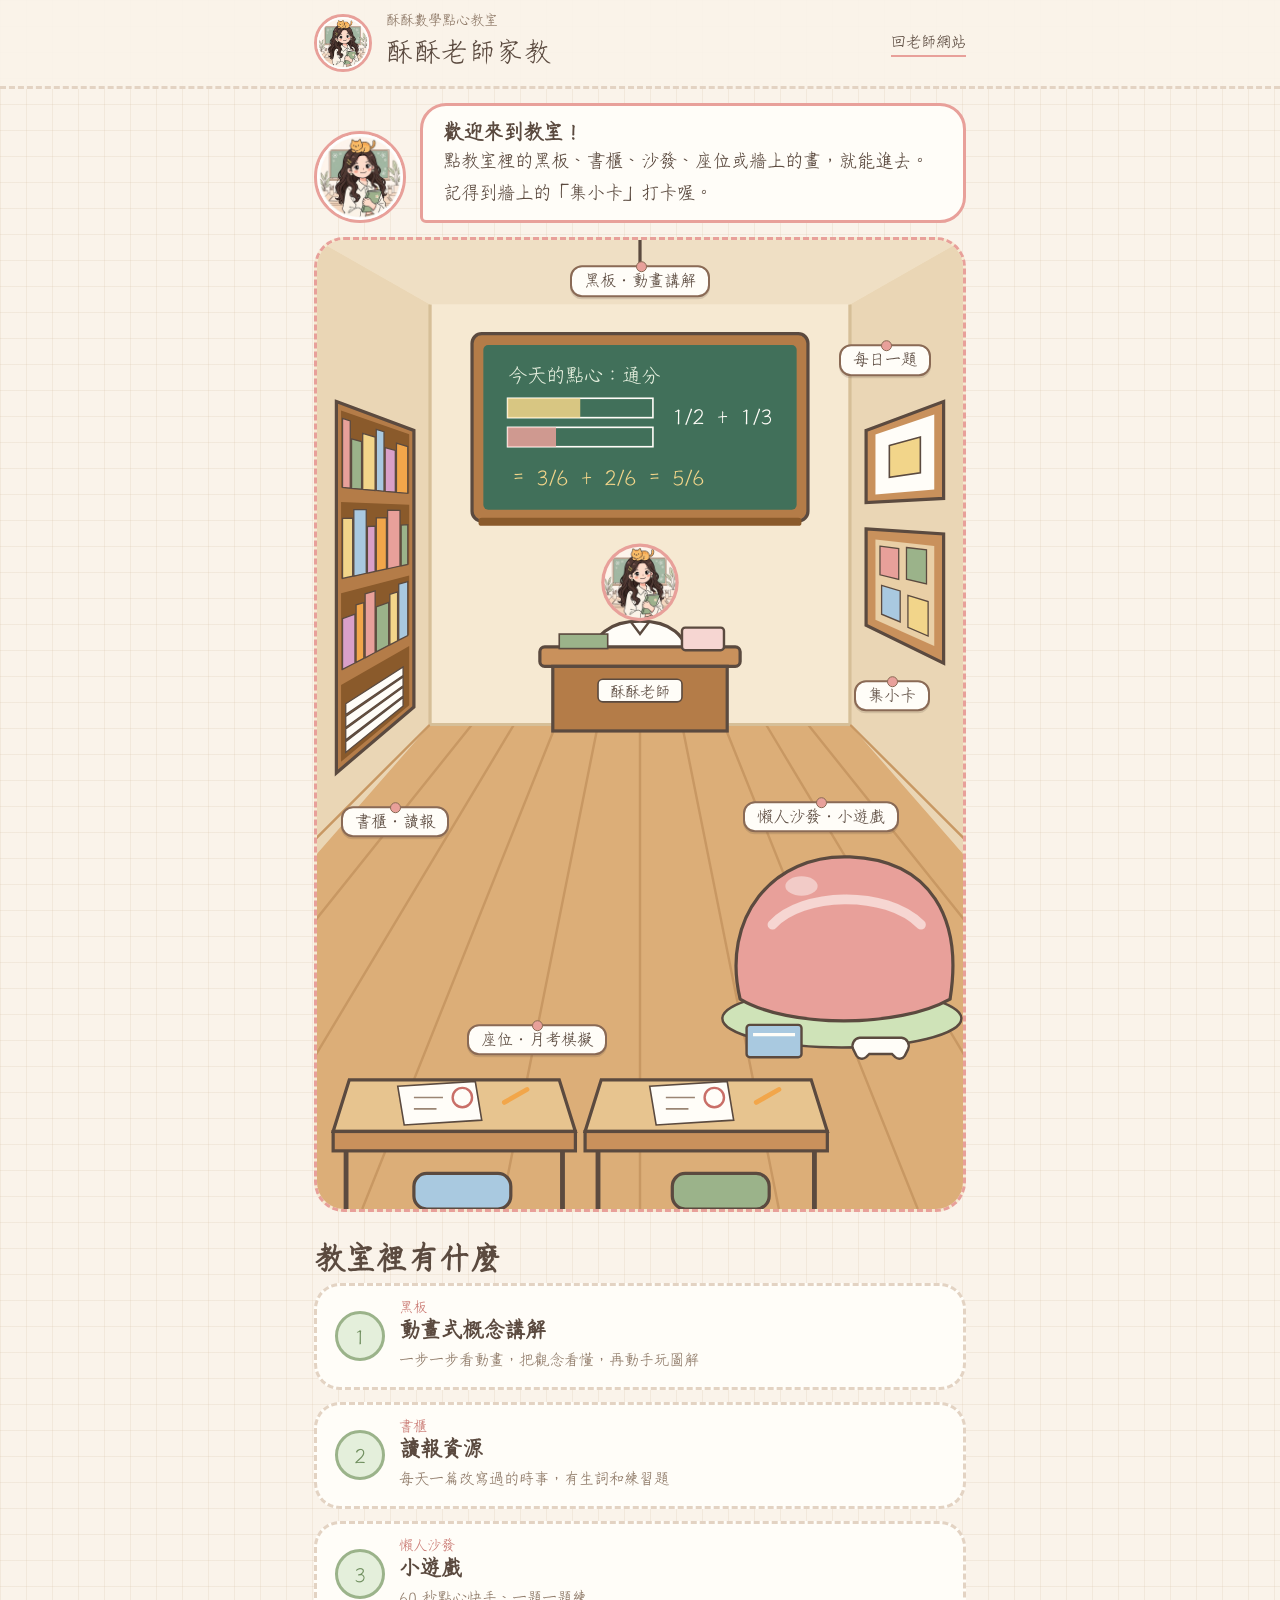
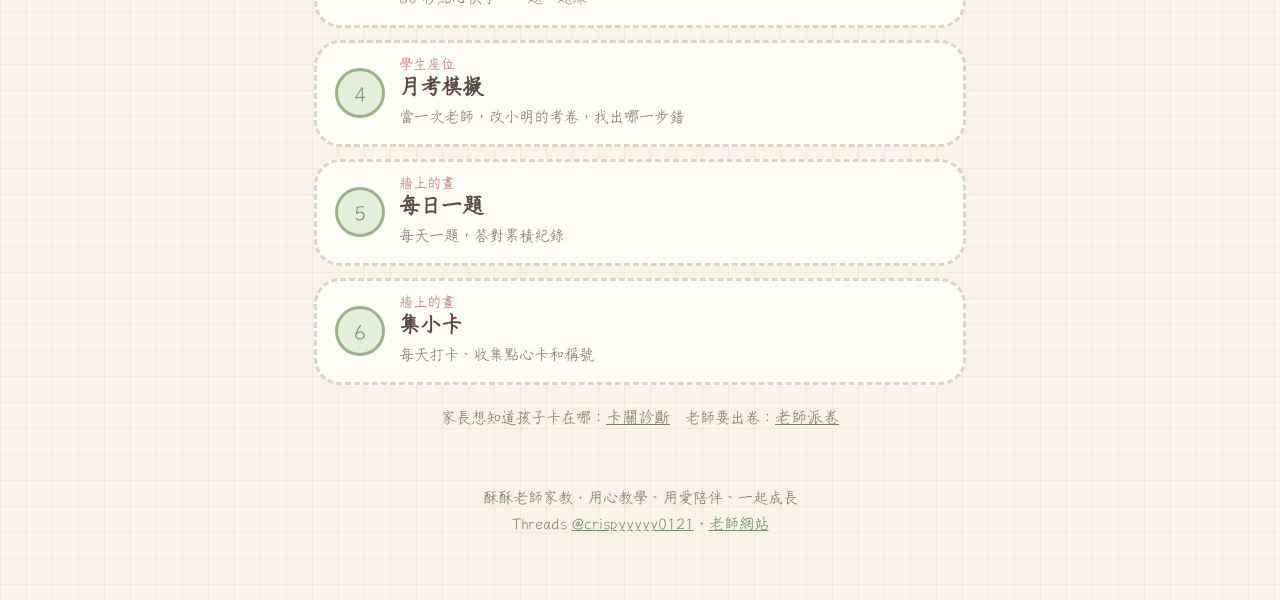
<file: math-class/index.html>
<!DOCTYPE html>
<html lang="zh-Hant">
<head>
<meta charset="utf-8">
<meta name="viewport" content="width=device-width, initial-scale=1">
<title>酥酥數學點心教室</title>
<link rel="stylesheet" href="../daily-reading/fonts.css">
<link rel="stylesheet" href="https://fonts.googleapis.com/css2?family=LXGW+WenKai+TC:wght@400;700&display=swap">
<style>
/* VOICE warm, hand-drawn, for parents and for 酥酥老師 herself; matches the 酥酥老師家教 website
   IDEA a teacher's notebook on grid paper: dashed cards, washi-tape notes, pill buttons with a pressed shadow
   PICTURE 酥酥老師's classroom illustration on the start screen; live diagrams inside the guides
   COLOUR cream grid paper, dusty rose, sage green, beige; brown ink
   TYPE 曉聲通秋茄體, falling back to LXGW WenKai TC
   LAYOUT one centred column (max 780px); home = two entry cards; everything else one step per screen */
:root{color-scheme:light;--paper:#faf3ea;--ink:#5b4a3f;--mute:#8f7a68;--card:#fffdf8;--line:#e3d3c3;--pink:#e8a09a;--pink-d:#c97770;--pink-l:#f6dcd8;--sage:#9bb38a;--sage-d:#6f8e5e;--sage-l:#e4efdb;--yel:#f2d58a;
 --butter:#f2d58a;--teal:#6f8e5e;--teal-l:#dce9d2;--berry:#c96f68;--berry-l:#f6d6d2;--mint:#6f8e5e;--soft:#f8eedf}
*{box-sizing:border-box;min-width:0}
html,body{margin:0}
html{scroll-padding-top:20px}
body{background-color:var(--paper);background-image:linear-gradient(rgba(214,192,166,.22) 1px,transparent 1px),linear-gradient(90deg,rgba(214,192,166,.22) 1px,transparent 1px);background-size:26px 26px;color:var(--ink);font:18px/1.75 "ToneOZ Tsuipita","曉聲通秋茄體","LXGW WenKai TC","Kaiti TC","DFKai-SB",serif;overflow-x:clip}
button,input,textarea{font:inherit;color:inherit}
a{color:var(--sage-d)}
.col{max-width:780px;margin:0 auto;padding-left:max(5vw,18px);padding-right:max(5vw,18px)}
header{border-bottom:3px dashed var(--line);background:rgba(250,243,234,.92)}
header .col{display:flex;align-items:center;gap:14px;padding-block:12px}
.av{width:58px;height:58px;border-radius:50%;border:3px solid var(--pink);object-fit:cover;flex:none}
.brand{background:none;border:0;padding:0;cursor:pointer;font-size:26px;letter-spacing:.06em;text-align:left;flex:1}
.brand small{display:block;font-size:14px;color:var(--mute);letter-spacing:0;line-height:1.2}
.slink{font-size:15px;text-decoration:none;color:var(--ink);border-bottom:2px solid var(--pink);white-space:nowrap}
.tag{display:inline-block;background:var(--sage-l);border:3px dashed var(--sage);border-radius:999px;padding:4px 22px;color:var(--sage-d);font-size:17px;letter-spacing:.08em}
h1{font-size:clamp(32px,6.2vw,48px);line-height:1.25;margin:14px 0 8px;letter-spacing:.04em;font-weight:700}
h1 u{text-decoration:none;background:linear-gradient(transparent 72%,var(--pink-l) 72%)}
h2{font-size:clamp(24px,4.4vw,30px);line-height:1.35;margin:0 0 12px;letter-spacing:.04em;font-weight:700}
h3{font-size:22px;line-height:1.4;margin:0;font-weight:700}
.lead{font-size:19px;margin:0 0 14px}
.hero{padding:24px 0 6px;text-align:center}
.pic{position:relative;margin:18px auto 4px;max-width:440px}
.pic img{width:100%;display:block;border-radius:46% 46% 26px 26px/34% 34% 26px 26px;border:3px dashed var(--pink);padding:8px;background:var(--pink-l)}
.note{position:absolute;right:-10px;bottom:-18px;background:var(--card);padding:12px 18px 8px;font-size:16px;line-height:1.6;transform:rotate(2deg);box-shadow:4px 5px 0 var(--line);background-image:repeating-linear-gradient(transparent 0 25px,var(--pink-l) 25px 26px);text-align:left;max-width:60%}
.note::before{content:"";position:absolute;top:-12px;left:30%;width:90px;height:22px;background:rgba(155,179,138,.7)}
.btn{display:inline-flex;align-items:center;justify-content:center;border:3px solid var(--pink-d);background:var(--pink);color:#fff;border-radius:999px;padding:8px 28px;font-size:19px;letter-spacing:.06em;cursor:pointer;text-decoration:none;box-shadow:0 6px 0 var(--pink-d);margin-bottom:6px;min-height:52px;transition:transform .1s,box-shadow .1s;text-align:center}
.btn:active{transform:translateY(4px);box-shadow:0 2px 0 var(--pink-d)}
.btn.g{background:var(--sage);border-color:var(--sage-d);box-shadow:0 6px 0 var(--sage-d)}
.btn.w{background:var(--card);border-color:var(--line);color:var(--ink);box-shadow:0 6px 0 var(--line)}
.btn.s{font-size:16px;padding:4px 18px;min-height:44px;box-shadow:0 4px 0 var(--pink-d)}
.btn.s.g{box-shadow:0 4px 0 var(--sage-d)}.btn.s.w{box-shadow:0 4px 0 var(--line)}
.btn[aria-expanded=true]{background:var(--sage-d);border-color:var(--sage-d);color:#fff}
.btn:disabled{opacity:.5;cursor:not-allowed}
.btns{display:flex;flex-wrap:wrap;gap:12px;margin-top:14px}
.btns.c{justify-content:center}
button:focus-visible,a:focus-visible,input:focus-visible,textarea:focus-visible{outline:3px solid var(--sage-d);outline-offset:3px}
.entry{display:grid;grid-template-columns:repeat(2,minmax(0,1fr));gap:18px;margin:34px 0 10px}
.ecard{background:var(--card);border:3px dashed var(--line);border-radius:30px;padding:22px 22px 16px;display:flex;flex-direction:column;gap:6px;position:relative}
.ecard.p{border-color:var(--pink)}.ecard.t{border-color:var(--sage)}
.ecard .who{position:absolute;top:-18px;left:22px;border-radius:999px;padding:0 16px;font-size:16px;color:#fff}
.ecard.p .who{background:var(--pink)}.ecard.t .who{background:var(--sage)}
.ecard ol{margin:4px 0 6px;padding-left:1.3em;font-size:16px;color:var(--mute);line-height:1.7}
.ecard .btn{margin-top:auto}
section{padding:26px 0}
.ribbon{display:inline-block;position:relative;background:var(--pink-l);border:3px solid var(--pink);padding:0 26px;margin:0 0 18px;font-size:20px;letter-spacing:.1em}
.center{text-align:center}
.back{background:none;border:0;padding:12px 0 0;cursor:pointer;color:var(--mute);text-decoration:underline;font-size:16px}
.tests{display:grid;gap:14px}
.tcard{display:grid;grid-template-columns:auto minmax(0,1fr) auto;gap:14px;align-items:center;background:var(--card);border:3px dashed var(--line);border-radius:28px;padding:14px 20px;cursor:pointer;text-align:left;width:100%}
.tcard:hover{border-color:var(--pink)}
.num{width:50px;height:50px;border-radius:50%;background:var(--sage-l);border:3px solid var(--sage);display:grid;place-items:center;font-size:20px;color:var(--sage-d);flex:none}
.tcard b{display:block;font-weight:400;font-size:22px;line-height:1.3}
.tcard span span{font-size:15px;color:var(--mute)}
.tcard i{font-style:normal;color:var(--pink-d);font-size:15px;white-space:nowrap}
.tip{background:var(--sage-l);border-radius:20px;padding:12px 18px;font-size:16px;margin:16px 0 0}
.quiz{padding-top:14px;padding-bottom:40px}
.qtop{display:flex;align-items:center;justify-content:space-between;gap:10px;flex-wrap:wrap}
.stars{display:flex;gap:6px}
.stars svg{width:32px;height:32px}
.qcard{background:var(--card);border:3px dashed var(--line);border-radius:30px;padding:clamp(20px,4vw,34px);margin-top:14px}
.qs{color:var(--sage-d);font-size:16px;margin:0}
.qq{font-size:clamp(24px,4.6vw,30px);line-height:1.6;margin:6px 0 20px}
.opts{display:grid;grid-template-columns:repeat(2,minmax(0,1fr));gap:14px}
.opt{border:3px solid var(--line);background:var(--paper);border-radius:22px;padding:12px 10px;font-size:24px;cursor:pointer;min-height:66px;box-shadow:0 5px 0 var(--line)}
.opt:hover{border-color:var(--pink);background:var(--pink-l)}
.opt.on{border-color:var(--sage-d);background:var(--sage-l)}
.small{font-size:15px;color:var(--mute)}
.fr{display:inline-flex;align-items:center;gap:2px;vertical-align:middle;margin:0 3px}
.fs{display:inline-flex;flex-direction:column;align-items:center;line-height:1.05;font-size:.82em}
.fs i{font-style:normal;padding:0 3px}
.fs i:first-child{border-bottom:2px solid currentColor}
.talk{display:flex;gap:14px;align-items:flex-end;margin:20px 0 10px}
.talk img{width:92px;height:92px;border-radius:50%;border:3px solid var(--pink);flex:none}
.bubble{background:var(--card);border:3px solid var(--pink);border-radius:26px 26px 26px 6px;padding:12px 20px;font-size:18px}
.bubble b{display:block;font-size:clamp(23px,4.4vw,28px);font-weight:700;line-height:1.35}
.tally{display:flex;gap:8px;flex-wrap:wrap;margin:10px 0 0}
.tally span{border-radius:999px;padding:0 14px;font-size:15px;border:2px solid}
.tally .y{background:var(--sage-l);border-color:var(--sage);color:var(--sage-d)}
.tally .n{background:var(--pink-l);border-color:var(--pink);color:var(--pink-d)}
.plan{background:var(--card);border:3px solid var(--sage);border-radius:30px;padding:clamp(18px,3.6vw,28px);margin-top:22px}
.plan ol{list-style:none;padding:0;margin:0;display:grid;gap:12px}
.plan li{display:grid;grid-template-columns:auto minmax(0,1fr);gap:14px;align-items:start}
.plan .when{background:var(--sage);color:#fff;border-radius:14px;padding:2px 10px;font-size:15px;white-space:nowrap;margin-top:4px}
.plan li p{margin:0}
.plan li b{font-weight:700}
.acc{background:var(--card);border:3px dashed var(--pink);border-radius:30px;margin-top:18px;overflow:hidden}
.acc>button.ah{width:100%;display:grid;grid-template-columns:auto minmax(0,1fr) auto;gap:14px;align-items:center;background:none;border:0;padding:16px 20px;cursor:pointer;text-align:left}
.acc .ah .num{background:var(--pink-l);border-color:var(--pink);color:var(--pink-d)}
.acc .ah small{display:block;color:var(--mute);font-size:15px}
.acc .ah .arr{font-size:22px;color:var(--pink-d);transition:transform .2s}
.acc[data-open] .ah .arr{transform:rotate(90deg)}
.acc .ab{padding:0 clamp(18px,3.6vw,28px) clamp(18px,3.6vw,26px)}
.acc:not([data-open]) .ab{display:none}
.acc.focus{border:3px solid var(--pink);overflow:visible;position:relative;margin-top:34px}
.acc.focus .ab{padding-top:22px}
.flag{position:absolute;top:-18px;left:24px;background:var(--pink);color:#fff;border-radius:999px;padding:0 16px;font-size:16px}
.picked{background:var(--pink-l);border-radius:16px;padding:8px 14px;margin:0 0 12px}
.gsec{margin:14px 0 0}
.gsec h4{margin:0 0 4px;font-size:18px;color:var(--sage-d);display:flex;align-items:center;gap:8px}
.gsec h4::before{content:"";width:10px;height:10px;border-radius:50%;background:var(--sage)}
.gsec p{margin:0}
.gsteps{margin:4px 0 0;padding:0;list-style:none;counter-reset:s;display:grid;gap:10px}
.gsteps li{counter-increment:s;background:var(--soft);border-radius:16px;padding:10px 14px 10px 50px;position:relative}
.gsteps li::before{content:counter(s);position:absolute;left:12px;top:10px;width:28px;height:28px;border-radius:50%;background:var(--pink);color:#fff;display:grid;place-items:center;font-size:15px}
.done{background:var(--sage-l);border-radius:16px;padding:8px 14px}
.panel{margin-top:16px;border-top:3px dashed var(--line);padding-top:16px}
.cta{background:var(--sage-l);border:3px dashed var(--sage);border-radius:32px;padding:clamp(20px,4vw,30px);margin-top:28px}
.cta h2{margin:0 0 4px;font-size:clamp(23px,4vw,27px)}
.cta p{margin:0}
.card{background:var(--card);border:3px dashed var(--line);border-radius:30px;padding:clamp(18px,3.6vw,28px);margin-top:18px}
.step{display:flex;gap:12px;align-items:center;margin:0 0 10px}
.step .num{width:36px;height:36px;font-size:16px}
.step b{font-size:20px}
.chips{display:flex;flex-wrap:wrap;gap:8px;margin:0 0 6px}
.chip{border:2px solid var(--line);background:var(--paper);border-radius:999px;padding:4px 16px;cursor:pointer;font-size:16px;min-height:42px}
.chip[aria-pressed=true]{background:var(--sage);border-color:var(--sage-d);color:#fff}
.tabs{display:flex;gap:10px;margin:18px 0 0;flex-wrap:wrap}
.tabs button{border:3px solid var(--line);background:var(--card);border-radius:20px 20px 0 0;padding:6px 20px;cursor:pointer;font-size:18px;border-bottom:0}
.tabs button[aria-selected=true]{background:var(--pink-l);border-color:var(--pink)}
textarea{width:100%;min-height:120px;border:2px solid var(--line);border-radius:16px;padding:10px 14px;background:var(--paper);font-size:16px}
.linkbox{background:var(--paper);border:2px dashed var(--line);border-radius:14px;padding:8px 12px;font-size:14px;word-break:break-all;margin:10px 0 0}
.msg{margin:10px 0 0;font-size:16px}
.msg.ok{color:var(--sage-d)}.msg.bad{color:var(--berry)}
.pv-list{margin:12px 0 0;padding-left:1.6em}
.pv-list li{margin:0 0 10px}
.pv-list .ans{color:var(--sage-d);font-size:16px}
.paper{background:#fff;border:3px solid var(--line);border-radius:10px;padding:clamp(18px,4vw,34px);margin-top:16px;box-shadow:6px 6px 0 var(--line)}
.paper h2{text-align:center;margin:0}
.paper .meta{text-align:center;color:var(--mute);font-size:15px;margin:2px 0 14px}
.nm{display:flex;gap:10px;align-items:center;flex-wrap:wrap;border-bottom:2px dashed var(--line);padding-bottom:12px}
.nm input{border:0;border-bottom:2px solid var(--ink);background:none;font-size:20px;padding:2px 6px;width:9em}
.pq-item{padding:16px 0;border-bottom:1px dashed var(--line)}
.pq-item .qn{display:inline-grid;place-items:center;width:30px;height:30px;border-radius:50%;background:var(--pink-l);color:var(--pink-d);font-size:15px;margin-right:6px}
.pq-item.r .qn{background:var(--sage-l);color:var(--sage-d)}
.pq-item .qt{font-size:21px;line-height:1.8}
.res-mark{font-size:16px;margin:6px 0 0}
.score-big{text-align:center;font-size:clamp(40px,9vw,64px);line-height:1.1;color:var(--pink-d);margin:6px 0}
footer{padding:24px 0 48px;font-size:15px;color:var(--mute);text-align:center}
.hide{display:none!important}
#printroot{position:fixed;left:-10000px;top:0}
.a4{width:794px;min-height:1123px;padding:56px 64px 84px;background:#fff;color:#3d322b;font:17px/1.7 "LXGW WenKai TC","曉聲通秋茄體",serif;position:relative}
.a4 .ph{display:flex;align-items:center;gap:14px;border-bottom:2px dashed #e3d3c3;padding-bottom:12px;margin-bottom:8px}
.a4 .ph img{width:56px;height:56px;border-radius:50%;border:2px solid #e8a09a}
.a4 .ph b{font-size:24px;display:block;line-height:1.3}
.a4 .ph small{font-size:14px;color:#8f7a68}
.a4 .fields{display:flex;gap:28px;font-size:16px;margin:8px 0 6px}
.a4 .fields span{border-bottom:1.5px solid #5b4a3f;min-width:120px;display:inline-block}
.a4 .it{padding:12px 0;border-bottom:1px dashed #e3d3c3;break-inside:avoid}
.a4 .it .q{font-size:18px}
.a4 .it .sp{height:58px}
.a4 .it .ab{display:flex;gap:26px;flex-wrap:wrap;font-size:17px;margin-top:4px}
.a4 .foot{position:absolute;bottom:26px;left:64px;right:64px;text-align:center;font-size:13px;color:#a8957f}
.a4 .key{font-size:15px;color:#6f8e5e}
/* 圖解元件 */
.vctl{display:flex;flex-wrap:wrap;gap:8px 10px;align-items:center;margin-bottom:10px}
.vl{display:inline-flex;align-items:center;gap:6px;font-size:16px}
.vi{font:inherit;font-size:17px;padding:4px 8px;border:2px solid var(--line);border-radius:12px;background:var(--paper);color:var(--ink);text-align:center;min-height:42px}
input[type=range].vi{padding:0;min-height:0;width:130px;accent-color:var(--sage-d)}
.vb{border:2px solid var(--sage-d);background:var(--card);color:var(--sage-d);border-radius:999px;padding:4px 16px;cursor:pointer;min-height:42px;font-size:16px}
.vb.pri{background:var(--sage);border-color:var(--sage-d);color:#fff}
.vstep{font-size:15px;color:var(--mute)}
.vsvg{width:100%;max-width:560px;height:auto;display:block;fill:var(--ink);margin:4px 0;font-family:inherit}
.vbig{font-size:21px;margin:8px 0}
.vwarn{color:var(--berry)}
.vstepT{background:var(--soft);border-radius:14px;padding:10px 14px;margin:10px 0 0}
.vo p{margin:8px 0}
.pv{display:flex;flex-wrap:wrap;gap:4px;margin:6px 0}
.pvc{display:flex;flex-direction:column;align-items:center;border:2px solid var(--line);border-radius:12px;padding:4px 6px;min-width:48px;background:var(--card)}
.pvc small{font-size:13px;color:var(--mute);white-space:nowrap}
.pvc b{font-size:26px;font-weight:400}
.pvc.z{background:var(--berry-l)}.pvc.sep{margin-right:10px;border-color:var(--sage)}.pvc.dot{border:0;min-width:16px;background:none}
.colw{display:inline-flex;font-size:26px;border-radius:14px;background:var(--soft);padding:6px 14px}
.cc{display:flex;flex-direction:column;align-items:center;width:1.4em}
.cc b{font-weight:400;line-height:1.35}
.cc .cm{font-size:14px;color:var(--berry);min-height:1.4em;white-space:nowrap}
.cc .cm s{color:var(--mute);margin-right:2px}
.cc .cr{border-top:2px solid var(--ink);width:100%;text-align:center}
.cc.hl{background:var(--butter);border-radius:8px}
.ldiv{display:inline-block;font-size:26px;background:var(--soft);border-radius:14px;padding:6px 14px}
.lq,.ld{display:flex}.lq{padding-left:1.9em}
.lq b,.ld b{width:1.1em;text-align:center;font-weight:400}
.lb{display:flex}.lb>span:first-child{width:1.9em;text-align:right;padding-right:4px;border-right:2px solid var(--ink)}
.ld{border-top:2px solid var(--ink)}
.lq b.hl,.ld b.hl{background:var(--butter);border-radius:6px}
.mins{display:grid;grid-template-columns:repeat(30,minmax(0,1fr));gap:2px;max-width:420px;margin:6px 0}
.mins i{display:block;aspect-ratio:1;border-radius:2px;background:var(--line)}
.mins i.on{background:var(--butter)}.mins i.b{background:var(--teal-l)}
.esteps{margin:6px 0;padding-left:1.4em;font-size:20px;line-height:2}
mark{background:var(--butter);color:var(--ink);border-radius:4px;padding:0 2px}
.eqw{display:grid;grid-template-columns:minmax(0,1fr) auto minmax(0,1fr);gap:10px;align-items:start}
.eqb{background:var(--soft);border-radius:14px;padding:6px 10px}
.eqb .esteps{font-size:17px}
.eqs{font-size:40px;align-self:center}
.eqs.ok,.ok{color:var(--sage-d)}.eqs.no,.bad{color:var(--berry)}
pre.mono{font:20px/1.4 ui-monospace,Menlo,monospace;margin:6px 0}
.fc{display:inline-block;min-width:2em;text-align:center;border:2px solid var(--line);border-radius:8px;margin:2px;padding:0 4px}
.fc.cm{background:var(--butter)}.fc.mx{border-color:var(--berry);border-width:3px}
table.sd{border-collapse:collapse;font-size:20px;margin:8px 0}
table.sd td{padding:2px 12px;text-align:right}
table.sd td.l{border-right:2px solid var(--ink);color:var(--berry)}
table.sd tr:not(:last-child) td:not(.l){border-bottom:2px solid var(--ink)}
table.sd td.f{background:var(--butter)}
/* 練習 */
.pq{font-size:22px;line-height:1.8;margin:0 0 10px}
.pa{display:flex;flex-wrap:wrap;gap:10px;align-items:center}
.pa input{font:inherit;font-size:20px;width:4.5em;padding:4px 8px;border:2px solid var(--line);border-radius:12px;background:var(--paper);color:var(--ink);text-align:center}
.stk{display:inline-flex;flex-direction:column;gap:4px;align-items:center}
.stk hr{width:100%;border:0;border-top:3px solid var(--ink);margin:0}
.popts{display:grid;grid-template-columns:repeat(auto-fit,minmax(min(100%,140px),1fr));gap:8px;width:100%}
.popt{border:2px solid var(--line);background:var(--paper);border-radius:16px;padding:8px;font-size:19px;cursor:pointer;min-height:50px}
.popt.r{border-color:var(--sage-d);background:var(--sage-l)}.popt.w{border-color:var(--berry);background:var(--berry-l)}
.fb{min-height:1.5em;margin:10px 0 0;font-size:19px}
.psteps{background:var(--soft);border-radius:14px;padding:10px 14px 10px 34px;margin:10px 0 0;line-height:1.9}
.score{font-size:15px;color:var(--mute);margin:0}
.pacts{display:flex;gap:10px;flex-wrap:wrap;margin-top:12px}
@media(max-width:600px){.opts{grid-template-columns:minmax(0,1fr)}.cta{grid-template-columns:minmax(0,1fr)}.tcard{grid-template-columns:auto minmax(0,1fr)}.tcard i{grid-column:2}.note{position:relative;left:0;bottom:0;max-width:none;margin:-20px 12px 0;display:block}.steps{font-size:15px}.steps div{font-size:15px}.eqw{grid-template-columns:minmax(0,1fr)}.eqs{justify-self:center}.talk img{width:72px;height:72px}.brand{font-size:22px}}

.popt.on{border-color:var(--sage-d);background:var(--sage-l)}


/* 教室 */
.cls .talk{margin-bottom:4px}
.stage2{position:relative;margin-top:14px;border:3px dashed var(--pink);border-radius:30px;overflow:hidden;background:#f6e9d2}
.room{display:block;width:100%;height:auto;font-family:inherit}
.hot{position:absolute;background:transparent;border:0;border-radius:16px;cursor:pointer;padding:0}
.hot:hover,.hot:focus-visible{background:rgba(255,253,248,.28);outline:2px dashed var(--pink-d);outline-offset:-2px}
.sign{position:absolute;transform:translate(-50%,-50%);background:var(--card);border:2px solid #8a6a55;border-radius:12px;padding:1px 12px;font-size:clamp(13px,3.6vw,16px);color:var(--ink);cursor:pointer;white-space:nowrap;box-shadow:0 2px 0 rgba(91,74,63,.18);line-height:1.6}
.sign::before{content:"";position:absolute;top:-6px;left:50%;width:9px;height:9px;margin-left:-4.5px;border-radius:50%;background:var(--pink);border:1.5px solid #8a6a55}
.sign:hover{background:var(--pink-l)}
@media(prefers-reduced-motion:no-preference){.sign{animation:bob 3.2s ease-in-out infinite}.sign:nth-of-type(2n){animation-delay:-1.6s}@keyframes bob{50%{transform:translate(-50%,calc(-50% - 3px))}}}
.areas{display:grid;gap:12px}
.area{display:grid;grid-template-columns:auto minmax(0,1fr);gap:14px;align-items:center;text-align:left;background:var(--card);border:3px dashed var(--line);border-radius:26px;padding:12px 18px;cursor:pointer;width:100%}
.area:hover{border-color:var(--pink)}
.area small{display:block;color:var(--pink-d);font-size:14px;line-height:1.3}
.area b{display:block;font-size:21px;line-height:1.3}
.area span span{font-size:15px;color:var(--mute)}
.lboard{background:#fffdf8;border:10px solid #b47c48;border-radius:18px;box-shadow:inset 0 0 0 2px #8a5a2b;margin-top:8px}
.lboard svg{display:block;width:100%;height:auto;font-family:inherit}
.ldots{display:flex;gap:6px;justify-content:center;margin:10px 0 0}.ldots i{width:26px;height:8px;border-radius:4px;background:var(--line)}.ldots i.on{background:var(--pink)}
#toast{position:fixed;left:50%;bottom:28px;transform:translate(-50%,40px);opacity:0;background:var(--ink);color:#fffdf8;border-radius:16px;padding:10px 18px;font-size:16px;z-index:50;transition:.3s;max-width:90vw;text-align:center;pointer-events:none}
#toast.on{opacity:1;transform:translate(-50%,0)}#toast.card{background:var(--pink-d)}
.meter{display:block;height:8px;background:var(--line);border-radius:6px;overflow:hidden;margin:6px 0 2px}.meter span{display:block;height:100%;background:var(--sage)}
.exam{background-image:repeating-linear-gradient(transparent 0 33px,#f1e4d2 33px 34px)}
.exmeta{display:flex;justify-content:space-between;flex-wrap:wrap;gap:6px;border-bottom:2px solid var(--ink);padding-bottom:8px;font-size:15px}.exmeta b{font-size:20px}
.exq{padding:16px 0;border-bottom:1.5px dashed var(--line)}
.exhead{display:flex;align-items:center;gap:8px;margin-bottom:8px}
.exhead .qn{display:inline-grid;place-items:center;width:30px;height:30px;border-radius:50%;background:var(--pink-l);color:var(--pink-d);font-size:15px;flex:none}
.exhead .qt{font-size:20px;line-height:1.5}
.mk{display:flex;gap:6px;flex:none}
.mbtn{width:46px;height:46px;border-radius:50%;border:2.5px solid var(--line);background:var(--card);font-size:24px;cursor:pointer;color:var(--berry)}
.mbtn.on{border-color:var(--berry);background:var(--berry-l)}
.steps2{list-style:none;padding:0;margin:0;display:grid;gap:6px;counter-reset:s}
.steps2 li{counter-increment:s}
.stp{width:100%;text-align:left;border:2px solid var(--line);background:#fffdf8;border-radius:12px;padding:7px 12px 7px 42px;font-size:17px;cursor:pointer;position:relative;min-height:44px;color:var(--ink)}
.stp::before{content:counter(s);position:absolute;left:10px;top:50%;transform:translateY(-50%);width:24px;height:24px;border-radius:50%;background:var(--soft);display:grid;place-items:center;font-size:13px}
.stp:disabled{cursor:default}.stp:not(:disabled):hover{border-color:var(--pink)}
.stp.wrongstep{border-color:var(--berry);background:var(--berry-l)}
.stp.truth{box-shadow:0 0 0 3px var(--butter)}
.exres{margin-top:10px;border-radius:14px;padding:8px 14px;font-size:16px}
.exres b{display:block;font-size:18px}
.exres.ok{background:var(--sage-l)}.exres.no{background:var(--pink-l)}
.ckbox{display:grid;grid-template-columns:auto minmax(0,1fr) auto;gap:14px;align-items:center;background:var(--card);border:3px dashed var(--pink);border-radius:28px;padding:14px 18px;margin-top:10px}
.ckbox img{width:64px;height:64px;border-radius:50%;border:3px solid var(--pink)}
.ckbox b{display:block;font-size:20px}
.ckbox .btn{margin:0}
.bars{display:grid;grid-template-columns:repeat(14,minmax(0,1fr));gap:3px;align-items:end;height:140px;margin:14px 0 4px}
.bars div{display:flex;flex-direction:column;align-items:center;justify-content:flex-end;height:100%}
.bars span{width:80%;background:var(--pink);border-radius:6px 6px 2px 2px;min-height:4px;position:relative}
.bars i{position:absolute;top:-18px;left:50%;transform:translateX(-50%);font-style:normal;font-size:12px}
.bars em{font-style:normal;font-size:11px;color:var(--mute);margin-top:4px;white-space:nowrap}
.cardgrid{display:grid;grid-template-columns:repeat(3,minmax(0,1fr));gap:12px;margin-top:12px}
.scard{border:3px dashed var(--line);background:var(--card);border-radius:22px;padding:10px 8px;display:flex;flex-direction:column;align-items:center;gap:2px;cursor:pointer;text-align:center;color:var(--ink)}
.scard.on{border-style:solid;border-color:var(--butter);background:#fff6e2}
.scard svg{width:70px;height:62px}
.scard b{font-size:16px}
.timer{font-size:40px;background:var(--butter);border-radius:18px;padding:0 16px}
.sc{font-size:20px}
.game{background:#eef6f0}
@media(max-width:600px){.ckbox{grid-template-columns:auto minmax(0,1fr)}.ckbox .btn{grid-column:1/-1}}
@media(max-width:600px){.cardgrid{grid-template-columns:repeat(2,minmax(0,1fr))}}
@media(max-width:600px){.entry{grid-template-columns:minmax(0,1fr);gap:28px}.opts{grid-template-columns:minmax(0,1fr)}.tcard{grid-template-columns:auto minmax(0,1fr)}.tcard i{grid-column:2}.note{position:relative;right:0;bottom:0;max-width:none;margin:-18px 12px 0;display:block}.eqw{grid-template-columns:minmax(0,1fr)}.eqs{justify-self:center}.talk img{width:68px;height:68px}.brand{font-size:21px}.slink{font-size:14px}.plan li{grid-template-columns:minmax(0,1fr)}.plan .when{justify-self:start}}
</style>
</head>
<body>
<header><div class="col">
  <img class="av" src="avatar.jpg" alt="酥酥老師">
  <button class="brand" id="home" type="button"><small>酥酥數學點心教室</small>酥酥老師家教</button>
  <a class="slink" href="../">回老師網站</a>
</div></header>
<main id="app"></main>
<div id="printroot" aria-hidden="true"></div>
<footer><div class="col">
  <p>酥酥老師家教・用心教學、用愛陪伴、一起成長<br>Threads <a href="https://www.threads.com/@crispyyyyy0121" target="_blank" rel="noopener">@crispyyyyy0121</a>・<a href="https://vanessa01210.github.io/crispyyyyytutor/" target="_blank" rel="noopener">老師網站</a></p>
</div></footer>
<script src="data.js"></script>
<script src="viz.js"></script>
<script src="gen.js"></script>
<script src="diag.js"></script>
<script src="guides.js"></script>
<script src="lessons.js"></script><script src="lessons2.js"></script><script src="lessons3.js"></script><script src="lessons4.js"></script><script src="lessons5.js"></script>
<script src="hub.js"></script>
<script src="app.js"></script>
</body>
</html>
</file>
<file: daily-reading/fonts.css>
@font-face{font-family:"ToneOZ Tsuipita";src:url("../fonts/tsuipita-site.woff") format("woff");font-display:swap}
@font-face{font-family:"ToneOZ Tsuipita";src:url("../fonts/tsuipita-00.woff") format("woff");font-display:swap;unicode-range:U+2010-2013,U+2015,U+201A,U+201C-201D,U+2020-2021,U+2035,U+2070,U+2074-207A,U+207F,U+221A,U+2234-2235,U+2248,U+2252,U+2260-2261,U+2264-2267,U+2303-2304,U+2463-249B,U+24B8,U+24C7,U+25A1,U+25EF,U+2605-2606,U+2631-2637,U+2E83,U+2E85,U+2E87,U+2E89,U+2E8B-2E8D,U+2E94-2E99,U+2E9B,U+2EA1-2EA4,U+2EA6,U+2EA8-2EAA,U+2EAD-2EAE,U+2EB1-2EB3,U+2EB7,U+2EB9,U+2EBC-2EC0,U+2EC2-2EC3,U+2EC6,U+2ECA,U+2ECC-2ECD,U+2ED2,U+2ED6-2ED7,U+2EDD-2EDF,U+2EED,U+2EF2,U+2F01-2F03,U+2F05,U+2F07,U+2F09,U+2F0C-2F0E,U+2F10,U+2F13,U+2F15-2F16,U+2F19-2F1B,U+2F1E,U+2F21-2F22,U+2F27,U+2F2A,U+2F2C,U+2F2E,U+2F34-2F35,U+2F37,U+2F39-2F3B,U+2F41,U+2F46,U+2F59,U+2F67-2F68,U+2F71,U+2F8B-2F8C,U+2F91,U+2F98,U+2FA4,U+2FAA-2FAB,U+2FBD,U+2FCC,U+2FD5,U+3005-3007,U+3012,U+3014-3015,U+301C,U+3030,U+3033-3035,U+3041-3075}
@font-face{font-family:"ToneOZ Tsuipita";src:url("../fonts/tsuipita-01.woff") format("woff");font-display:swap;unicode-range:U+3076-3096,U+3099-309F,U+30A1-30FA,U+30FC-30FE,U+3105-312F,U+31A0-31B7,U+31BB,U+3220-3229,U+3280-3289,U+3401-3402,U+342D,U+3441,U+3469-346A,U+3473,U+347F,U+348B,U+3493,U+34B0,U+34B3,U+34D5,U+34DD-34DE,U+34E4,U+34E6,U+34F9,U+34FE,U+3502,U+3529,U+3536,U+353B,U+3541,U+3551-3552,U+3554,U+3558-3559,U+355C,U+3565,U+356D,U+3577-3579,U+35A1,U+35AA,U+35AD,U+35B8}
@font-face{font-family:"ToneOZ Tsuipita";src:url("../fonts/tsuipita-02.woff") format("woff");font-display:swap;unicode-range:U+35C7,U+35CE,U+35D8-35D9,U+35F1,U+35F3,U+35FE,U+3609,U+3614,U+361A,U+361D,U+3624,U+362D,U+362F,U+363A,U+3683,U+3687,U+3694,U+36A9,U+36B7,U+36C2,U+36EE,U+36F0,U+36F9,U+3711,U+3715,U+372E,U+3735,U+3737,U+373A,U+3749,U+374E,U+3757,U+375B,U+3760-3762,U+3771,U+3797,U+379E,U+37A6,U+37CF,U+37ED,U+37FC,U+3800,U+3820,U+3825,U+382F,U+3853,U+389D,U+38D4,U+38E5,U+38FF,U+3905,U+3909,U+393D,U+3944,U+394F,U+3966,U+396D-396E,U+3975,U+3994,U+39AE,U+39CC,U+39CE,U+39D1-39D2,U+39D6-39D7,U+39D9,U+39E1,U+39E3,U+39FB,U+39FE,U+3A02-3A03,U+3A08,U+3A11,U+3A17-3A18,U+3A1D,U+3A28,U+3A3B,U+3A40,U+3A4D,U+3A50,U+3A52,U+3A57,U+3A73-3A74,U+3A7B,U+3A8D,U+3A90,U+3A9F,U+3AC3-3AC4,U+3AD6,U+3B05,U+3B07,U+3B09-3B0A,U+3B31,U+3B39,U+3B58,U+3B84,U+3BAE,U+3BED,U+3BF6,U+3BFD,U+3C16,U+3C43,U+3C55,U+3C65,U+3C6A,U+3CAA,U+3CAF,U+3CB2,U+3CC2,U+3CC4-3CC5,U+3CCC,U+3CD2,U+3CFA,U+3CFD,U+3CFF,U+3D06,U+3D10-3D11,U+3D15,U+3D18-3D19,U+3D52,U+3D5D-3D5E,U+3D60,U+3D63,U+3D6B,U+3D7D,U+3D81,U+3D89,U+3D9F,U+3DCD,U+3DDB,U+3DEB,U+3DED-3DEE,U+3E0C,U+3E10,U+3E14,U+3E19,U+3E30,U+3E5C,U+3E5E,U+3E60,U+3E94,U+3E9C,U+3ED7,U+3EDE,U+3EEB,U+3F10,U+3F13,U+3F4E,U+3F63,U+3F75,U+3F80,U+3F8A,U+3F90,U+3FC8,U+3FCA,U+3FDC,U+3FED,U+3FF1,U+3FF8,U+3FFA,U+4007,U+4009,U+4010,U+401D,U+4020-4022,U+402F,U+4034,U+4046,U+406A,U+40C9,U+40D7-40D8,U+40DF,U+40F4,U+410D,U+410F,U+4119,U+4173,U+4180,U+4189,U+41BF,U+41C2,U+41C6,U+41C9,U+41D3,U+4204,U+4230,U+423E,U+4242,U+425B,U+4276,U+42B8,U+42C1,U+42C4,U+42F2,U+42F6,U+4308,U+430B,U+4328,U+4361,U+4366,U+436A,U+436E,U+437D,U+43A1,U+43FD,U+43FF,U+4410,U+4436,U+4453,U+4459,U+4479,U+4480,U+44B7,U+44C1,U+44D6,U+4525,U+4530,U+453F,U+4577,U+458D,U+458F,U+4599,U+45B3,U+45B5,U+45B8,U+45C6,U+45CA,U+45D0,U+45D6,U+45F6,U+4606,U+460F,U+4611-4612,U+4615,U+461A,U+4625,U+462E,U+4633,U+463C,U+463F,U+464F}
@font-face{font-family:"ToneOZ Tsuipita";src:url("../fonts/tsuipita-03.woff") format("woff");font-display:swap;unicode-range:U+4677,U+4695,U+469F,U+46BB,U+46CA,U+46D0,U+46D2,U+46DF,U+475F,U+4768,U+4772,U+4789,U+4793,U+479F,U+47A4,U+47C2,U+47C6,U+47D3,U+47D8,U+47EB,U+47F4,U+480A,U+481E,U+4820-4821,U+4825,U+4837,U+4856,U+4874,U+487E,U+488D,U+48A2,U+48B5,U+48DB,U+4908,U+4948,U+496B,U+499B,U+499F,U+49A7,U+49AF,U+49E2,U+4A26,U+4A32,U+4A34,U+4A49,U+4A64,U+4A66,U+4A6D,U+4AA2,U+4AA4,U+4ABB,U+4AC4,U+4AC9,U+4ACC,U+4ACF,U+4ADC,U+4B00,U+4B20-4B21,U+4B2A,U+4B33,U+4B45,U+4B54,U+4B6B,U+4BC0,U+4BCB,U+4BF1,U+4BFC,U+4C00,U+4C04,U+4C10,U+4C16,U+4C1F,U+4C30,U+4C41,U+4C47,U+4C77,U+4C7D,U+4C85,U+4CA0,U+4CB9,U+4CD8,U+4CE8,U+4D08,U+4D13,U+4D15,U+4D17-4D1A,U+4D38,U+4D5D,U+4D6C,U+4D8A,U+4D8C,U+4D95,U+4DC0-4DC1,U+4DC4,U+4DDA,U+4DE4,U+4DFC,U+4DFE,U+4E01-4E04,U+4E07-4E08,U+4E0C,U+4E0E-4E11,U+4E13,U+4E15-4E16,U+4E18-4E1F,U+4E21-4E25,U+4E27-4E2C,U+4E2E-4E31,U+4E33-4E36,U+4E38-4E3A,U+4E3C-4E3F,U+4E42-4E43,U+4E47-4E49,U+4E4C-4E50,U+4E52-4E59,U+4E5C-4E5E,U+4E60-4E61,U+4E63,U+4E66,U+4E69-4E6A,U+4E70-4E71,U+4E73,U+4E78,U+4E7E,U+4E80,U+4E82,U+4E85,U+4E88-4E89,U+4E8D-4E8F,U+4E91,U+4E93,U+4E95-4E96,U+4E98-4EA2,U+4EA4-4EA9,U+4EAC-4EAF,U+4EB1-4EB3,U+4EB5-4EB9,U+4EBB-4EBC,U+4EBE-4EBF,U+4EC1-4EC7,U+4EC9-4ECB,U+4ECD-4ECF,U+4ED1,U+4ED3-4ED5,U+4ED7,U+4ED9-4EDA,U+4EDD-4EDF,U+4EE1,U+4EE4,U+4EE8,U+4EEA-4EEC,U+4EEE,U+4EF0}
@font-face{font-family:"ToneOZ Tsuipita";src:url("../fonts/tsuipita-04.woff") format("woff");font-display:swap;unicode-range:U+4EF2-4EF3,U+4EF5,U+4EF7,U+4EFB,U+4EFF-4F01,U+4F03,U+4F08-4F0B,U+4F0D-4F11,U+4F13,U+4F15,U+4F17-4F1B,U+4F1D-4F20,U+4F22,U+4F24-4F28,U+4F2A-4F2B,U+4F2F-4F32,U+4F36-4F38,U+4F3A-4F3E,U+4F40-4F41,U+4F43,U+4F46-4F4A,U+4F4C,U+4F4E,U+4F50-4F5B,U+4F5D-4F5F,U+4F62-4F65,U+4F67,U+4F69-4F6A,U+4F6C,U+4F6E-4F70,U+4F73-4F74,U+4F76-4F7E,U+4F80-4F84,U+4F87-4F8A,U+4F8C-4F8D,U+4F8F-4F91,U+4F94,U+4F96-4F98,U+4F9A,U+4F9C,U+4F9E,U+4FA0-4FA1,U+4FA3,U+4FA5-4FAA,U+4FAC-4FAF,U+4FB2,U+4FB5-4FB7,U+4FB9,U+4FBB,U+4FBF-4FC5,U+4FC7,U+4FCA,U+4FCC-4FD1,U+4FD4,U+4FD7-4FDC,U+4FDE-4FE0,U+4FE3,U+4FE6,U+4FE8-4FEA,U+4FED,U+4FEF,U+4FF1-4FF6,U+4FF8,U+4FFA-4FFB,U+4FFE,U+5000,U+5002,U+5005-5006,U+5008-5009,U+500C-500D,U+500F-5010,U+5012-5018,U+501A-502F,U+5033,U+5038-503A,U+503C-503E,U+5041,U+5043-5044,U+5046-504F,U+5053,U+5055,U+5058,U+505C-5060,U+5062,U+5065,U+5069-506D,U+506F-5070,U+5072,U+5074-5078}
@font-face{font-family:"ToneOZ Tsuipita";src:url("../fonts/tsuipita-05.woff") format("woff");font-display:swap;unicode-range:U+507A-507B,U+507D-5080,U+5083,U+5085,U+5088-5089,U+508C-508E,U+5091-5092,U+5094-5096,U+5098,U+509A-509C,U+509E,U+50A2-50A3,U+50A5,U+50A7-50AA,U+50AC-50AF,U+50B1,U+50B3-50B5,U+50B7,U+50BA-50BB,U+50BE,U+50C2-50C4,U+50C6-50CA,U+50CD-50CF,U+50D1,U+50D3-50D7,U+50DA-50DB,U+50DD-50DE,U+50E3-50EE,U+50F0-50F1,U+50F3,U+50F5-50F6,U+50FB,U+50FD-5109,U+510B-510E,U+5110-5115,U+5117-5118,U+511A-511C,U+511E-511F,U+5121-5122,U+5124-5127,U+5129,U+512D,U+5131-5135,U+5137-513D,U+513F-5141,U+5144,U+5146-5147,U+514C,U+514E,U+5150-5152,U+5154-5157,U+5159-515E,U+5161-5163,U+5166,U+5169-516B,U+516E,U+5170,U+5173-5176,U+5178-5179,U+517B-517E,U+5180-5182,U+5184-5189,U+518C,U+518F-519C,U+519E,U+51A0,U+51A2-51A5,U+51A7,U+51AA-51AC,U+51AF-51B7,U+51BB-51BD,U+51C0,U+51C2,U+51C4,U+51C6-51CD,U+51CF,U+51D1,U+51D4,U+51D6,U+51D8,U+51DB-51DD,U+51DF-51E2,U+51E4-51E7,U+51E9-51EB,U+51ED,U+51EF-51F1,U+51F3-51F9,U+51FB-51FC}
@font-face{font-family:"ToneOZ Tsuipita";src:url("../fonts/tsuipita-06.woff") format("woff");font-display:swap;unicode-range:U+51FD,U+51FF-5204,U+5207-520E,U+5210-5213,U+5216-521C,U+5220,U+5223-5224,U+5226-5228,U+522A-522E,U+5231-5236,U+5238-5239,U+523B-5244,U+5247,U+5249-524C,U+524E-5252,U+5254-5257,U+5259-5261,U+5263-5265,U+5267-5270,U+5272-5275,U+5277-527A,U+527D-5284,U+5287-528A,U+528C-528D,U+528F-5293,U+5296,U+5298-529A,U+529D-529E,U+52A1-52A3,U+52A6,U+52A8-52A9,U+52AB-52AD,U+52B1-52B5,U+52B9,U+52BB-52BC,U+52BE-52BF,U+52C1,U+52C3,U+52C5,U+52C7,U+52C9,U+52CB-52CD,U+52D0-52D2,U+52D4,U+52D6-52D8,U+52DA-52DB,U+52DD-52E0,U+52E3-52E7,U+52E9,U+52F0-52F3,U+52F7-52FC,U+52FE,U+5300,U+5302-5304,U+5306,U+5308-530D,U+530F-5310,U+5312,U+5315,U+5317,U+5319-531A,U+531C-531D,U+531F-5321,U+5326,U+532A,U+532D-532E,U+5330-5331,U+5333-5336,U+5338-5340,U+5342-5345,U+5347-5356,U+5358,U+535A,U+535C-5360,U+5362-5364,U+5366-5369,U+536B-536D}
@font-face{font-family:"ToneOZ Tsuipita";src:url("../fonts/tsuipita-07.woff") format("woff");font-display:swap;unicode-range:U+536E-5375,U+5378-537D,U+537F-5380,U+5382,U+5384-5386,U+5389-538F,U+5393-5396,U+5398-539E,U+53A0,U+53A2-53A6,U+53A8-53AA,U+53AD-53B0,U+53B2-53B4,U+53B6-53B7,U+53B9-53BB,U+53BE-53C4,U+53C6-53CA,U+53CC-53CE,U+53D1-53D2,U+53D4-53DC,U+53DF-53E2,U+53E4-53E6,U+53E8-53E9,U+53EC-53EE,U+53F1-53F9,U+53FB-53FD,U+5401-5403,U+5405-5406,U+5409-540B,U+540E-5410,U+5412-5417,U+541B,U+541D-5421,U+5423-5424,U+5426-5439,U+543B-5440,U+5442-5443,U+5446,U+5448-544C,U+544E,U+5450-5459,U+545B-545D,U+5462,U+5464-5468,U+546A-546B,U+5470-5472,U+5474-5478,U+547A-547B,U+547D-5482,U+5484,U+5486-5488,U+548A-548B,U+548D-5490,U+5492,U+5494-5497,U+5499-549B,U+549D,U+54A1-54AF,U+54B1-54B8,U+54BA-54C0,U+54C2-54C6}
@font-face{font-family:"ToneOZ Tsuipita";src:url("../fonts/tsuipita-08.woff") format("woff");font-display:swap;unicode-range:U+54C7-54D7,U+54D9-54DA,U+54DC-54DF,U+54E1-54E9,U+54EB,U+54ED-54F3,U+54F6-54F7,U+54F9-54FA,U+54FC-54FD,U+54FF,U+5501,U+5504-5509,U+550C,U+550F-5511,U+5513-5518,U+551A-551B,U+551D-551E,U+5520-5527,U+5529-552C,U+552F-5533,U+5535-5538,U+553B-553C,U+553E-5541,U+5543-5545,U+5548-554B,U+554D-554E,U+5550-5558,U+555A,U+555C-555F,U+5561-5567,U+5569-556E,U+5570-5572,U+5574-5578,U+557B-557E,U+5580-5584,U+5586-558F,U+5591-5594,U+5598-559A,U+559C-559F,U+55A2-55A4,U+55A6-55AD,U+55B0-55B3,U+55B5-55B7,U+55B9-55BE,U+55C0-55C1,U+55C3-55D4,U+55D6-55D7,U+55D9-55DF,U+55E1-55E7,U+55E9-55EC,U+55EF-55F3,U+55F5-55F7,U+55F9-5602,U+5604-5606,U+5608-5609,U+560C-560F}
@font-face{font-family:"ToneOZ Tsuipita";src:url("../fonts/tsuipita-09.woff") format("woff");font-display:swap;unicode-range:U+5610-5618,U+561A-561C,U+561E-561F,U+5622-5625,U+5627,U+5629,U+562C-5639,U+563B,U+563D,U+563F-5643,U+5645-5647,U+5649,U+564C-5650,U+5653-5654,U+5657-565A,U+565C,U+565E,U+5660,U+5662-5666,U+5668-566D,U+566F-5674,U+5676-567D,U+5680-5688,U+568C,U+568E-5690,U+5693,U+5695,U+5697-569A,U+569C,U+569F,U+56A1,U+56A3,U+56A5-56A8,U+56AB-56AF,U+56B1-56B7,U+56BB-56BC,U+56BE-56C3,U+56C5,U+56C8-56CD,U+56D1,U+56D3-56D4,U+56D7-56DA,U+56DD,U+56DF-56E5,U+56E7,U+56EA-56F5,U+56F7,U+56F9-56FA,U+56FD-56FF,U+5702-570A,U+570C-570D,U+570F,U+5712-5715,U+571B-571C,U+571E-5720,U+5723,U+5727,U+5729-572A,U+572C-572F,U+5733,U+5739-573B,U+5741-5742,U+5744-5747,U+5749-574A,U+574C-574F,U+5751,U+5753,U+5757,U+575A-5761,U+5763-5764,U+5766,U+5768-576B,U+576D,U+576F-5771,U+5773,U+5775-5777,U+577B-577C,U+577F,U+5782,U+5784-5786,U+578C-578D,U+5792-5795,U+5797,U+579A-579B,U+579D}
@font-face{font-family:"ToneOZ Tsuipita";src:url("../fonts/tsuipita-10.woff") format("woff");font-display:swap;unicode-range:U+579E-57A4,U+57A6-57A7,U+57A9,U+57AB,U+57AD-57B2,U+57B4,U+57B8,U+57BA-57BB,U+57BF,U+57C2-57C3,U+57C6-57C7,U+57CB-57CC,U+57CE-57CF,U+57D2,U+57D4-57D5,U+57D7-57E1,U+57E4,U+57E7,U+57ED,U+57EF-57F0,U+57F2-57F6,U+57F8,U+57FA-57FD,U+5800-5807,U+5809-580B,U+580D,U+5810-5811,U+5815-5817,U+5819,U+581B,U+581D-581E,U+5820-5821,U+5824-582A,U+582D-5830,U+5832,U+5835-5837,U+583D,U+583F-5841,U+5844,U+5846,U+5848-584D,U+584F,U+5851-5855,U+5857-585A,U+585C,U+585E-585F,U+5861-5862,U+5864-5865,U+5868-5869,U+586C-586D,U+5871-5872,U+5875,U+5879-587A,U+587C-5881,U+5884-5886,U+5889-588B,U+588D,U+5890,U+5892-5893,U+5896-589A,U+589C-589D,U+589F-58A3,U+58A6,U+58A8-58AA,U+58AC,U+58AE-58AF,U+58B1,U+58B3,U+58BA-58BC,U+58BE,U+58C1,U+58C4-58C8,U+58CA,U+58CC-58CE,U+58D1-58D6,U+58D8-58DA,U+58DC-58E0,U+58E2,U+58E4,U+58E9,U+58EB-58EC,U+58EE-58F4,U+58F6,U+58F8-58FD,U+5900,U+5902-5904,U+5906-5907,U+5909-590B,U+590D,U+590F,U+5912,U+5914-5916,U+5919,U+591C,U+591F,U+5922,U+5924-5925,U+5928,U+592A-592F,U+5932,U+5934,U+5937-593A,U+593C,U+5940-5942,U+5944-5945,U+5947}
@font-face{font-family:"ToneOZ Tsuipita";src:url("../fonts/tsuipita-11.woff") format("woff");font-display:swap;unicode-range:U+5948-594C,U+594E,U+5950-5958,U+595A,U+595E,U+5960-5962,U+5965,U+5967-596E,U+5970,U+5973-5974,U+5978-5979,U+597C,U+5981,U+5983-5984,U+5986-5988,U+598A,U+598D-598E,U+5990,U+5992-5993,U+5996-5999,U+599D-599E,U+59A0,U+59A2-59A5,U+59A8-59AC,U+59AE-59AF,U+59B2-59B3,U+59B8-59BB,U+59BE,U+59C1,U+59C6,U+59C9-59CA,U+59CC-59D2,U+59D4,U+59D7-59DA,U+59DC-59DE,U+59E3-59E6,U+59E8,U+59EA-59EC,U+59EE,U+59F1,U+59F8-59FD,U+59FF-5A01,U+5A03-5A09,U+5A0C,U+5A11-5A13,U+5A16,U+5A18-5A19,U+5A1B-5A1C,U+5A1F-5A20,U+5A23,U+5A25,U+5A29,U+5A2D,U+5A2F,U+5A31-5A32,U+5A34-5A36,U+5A38,U+5A3C-5A3D,U+5A3F-5A41,U+5A46,U+5A49-5A4A,U+5A50-5A51,U+5A53,U+5A55,U+5A57,U+5A5A,U+5A5E-5A60,U+5A62-5A63,U+5A65-5A67,U+5A6A,U+5A6C-5A6D,U+5A73-5A78,U+5A7A,U+5A7C,U+5A7E-5A7F,U+5A8C-5A8D,U+5A90,U+5A92,U+5A94-5A97,U+5A9A-5A9B,U+5A9E-5AA0,U+5AA2,U+5AA5-5AA7,U+5AAA,U+5AAC,U+5AAE-5AAF,U+5AB1-5AB3,U+5AB5,U+5AB7-5AB8,U+5ABA-5ABF,U+5AC1-5AC2,U+5AC4,U+5AC7-5AC9,U+5ACB-5ACC,U+5ACF,U+5AD2,U+5AD4-5AD8,U+5ADA-5ADC,U+5ADF-5AE1,U+5AE3,U+5AE5-5AE6,U+5AE9-5AEE,U+5AF0-5AF3,U+5AF5-5AF7,U+5AFA-5AFB,U+5AFD,U+5AFF-5B00,U+5B03,U+5B05,U+5B08-5B09,U+5B0B-5B0C,U+5B16-5B17,U+5B19,U+5B1B,U+5B1D}
@font-face{font-family:"ToneOZ Tsuipita";src:url("../fonts/tsuipita-12.woff") format("woff");font-display:swap;unicode-range:U+5B21-5B22,U+5B24-5B25,U+5B2A,U+5B2C-5B2D,U+5B2F-5B30,U+5B32,U+5B34,U+5B37-5B38,U+5B3D-5B40,U+5B43,U+5B45,U+5B4B-5B4C,U+5B4F,U+5B51,U+5B53-5B56,U+5B59-5B5D,U+5B5F,U+5B62-5B66,U+5B68,U+5B6A-5B6D,U+5B70-5B76,U+5B7A-5B7D,U+5B7F-5B82,U+5B84-5B85,U+5B87-5B88,U+5B8B,U+5B8E-5B8F,U+5B93,U+5B95,U+5B97-5B99,U+5B9B-5BA1,U+5BA3-5BA8,U+5BAA-5BAC,U+5BAE,U+5BB0,U+5BB3-5BB5,U+5BB8,U+5BBB-5BC3,U+5BC5,U+5BC7,U+5BCC-5BCE,U+5BD0-5BD8,U+5BDB-5BE2,U+5BE4-5BE5,U+5BE7-5BE9,U+5BEC,U+5BEE-5BF1,U+5BF3,U+5BF5-5BF6,U+5BF8-5BFC,U+5BFE-5C00,U+5C02-5C07,U+5C09,U+5C0C,U+5C10,U+5C12,U+5C14-5C19,U+5C1B-5C20,U+5C22-5C25,U+5C27-5C2A,U+5C2C,U+5C30,U+5C32,U+5C34,U+5C36-5C39,U+5C3B-5C46,U+5C48-5C4A,U+5C4C-5C51,U+5C53,U+5C58-5C59,U+5C5B-5C5E,U+5C60-5C69,U+5C6D-5C6F,U+5C74-5C75,U+5C79-5C7A,U+5C7C,U+5C7E-5C7F,U+5C81-5C83,U+5C85,U+5C88-5C89,U+5C8B-5C8D,U+5C8F-5C92,U+5C94-5C9D,U+5CA0-5CA3,U+5CA5,U+5CA7-5CA8}
@font-face{font-family:"ToneOZ Tsuipita";src:url("../fonts/tsuipita-13.woff") format("woff");font-display:swap;unicode-range:U+5CAA-5CAE,U+5CB1,U+5CB3,U+5CB5,U+5CB7-5CB9,U+5CBD,U+5CBF,U+5CC1,U+5CC3-5CC4,U+5CC7,U+5CC9,U+5CCB-5CCC,U+5CD0,U+5CD2,U+5CD7-5CDB,U+5CDD,U+5CE0-5CE1,U+5CE3-5CE6,U+5CE8-5CEA,U+5CED-5CF1,U+5CF4,U+5CF6,U+5CFB,U+5CFD,U+5CFF,U+5D01-5D04,U+5D06-5D08,U+5D0D-5D0E,U+5D10-5D14,U+5D16-5D1B,U+5D1D-5D24,U+5D26-5D27,U+5D29,U+5D2D-5D2E,U+5D30-5D31,U+5D34,U+5D37,U+5D3A,U+5D3D-5D3F,U+5D41-5D42,U+5D47-5D48,U+5D4A-5D4C,U+5D4E-5D50,U+5D52-5D55,U+5D57-5D5B,U+5D5D-5D5E,U+5D62,U+5D65,U+5D69,U+5D6B-5D6C,U+5D6F,U+5D72,U+5D74,U+5D77-5D78,U+5D7D-5D84,U+5D87-5D8D,U+5D92-5D95,U+5D97,U+5D99-5D9A,U+5D9D-5DA2,U+5DA7,U+5DAA-5DAE,U+5DB0,U+5DB2,U+5DB4-5DB5,U+5DB7-5DB8,U+5DBA-5DBE,U+5DC0,U+5DC2-5DC3,U+5DC5-5DC7,U+5DC9-5DCB,U+5DCD,U+5DCF,U+5DD1-5DD4,U+5DD6,U+5DD8-5DD9,U+5DDB-5DDE,U+5DE0-5DE3,U+5DE6-5DE9,U+5DEB,U+5DEF-5DF0,U+5DF3-5DF5,U+5DF9,U+5DFB,U+5DFD-5E02,U+5E05-5E06,U+5E08-5E0A,U+5E0E-5E12,U+5E14-5E1D,U+5E1F,U+5E21-5E29,U+5E2C-5E32,U+5E34,U+5E37,U+5E3B-5E3D,U+5E40,U+5E42-5E45,U+5E47-5E48,U+5E4B-5E4C,U+5E4E}
@font-face{font-family:"ToneOZ Tsuipita";src:url("../fonts/tsuipita-14.woff") format("woff");font-display:swap;unicode-range:U+5E50,U+5E53-5E55,U+5E57-5E59,U+5E5B,U+5E5D-5E63,U+5E66-5E6E,U+5E70,U+5E72,U+5E75-5E87,U+5E89-5E8C,U+5E90-5E91,U+5E93-5E94,U+5E96,U+5E99-5E9C,U+5E9E-5EA0,U+5EA2-5EA7,U+5EAA-5EAE,U+5EB3,U+5EB5-5EB6,U+5EB8-5EB9,U+5EBB-5EBC,U+5EBE-5EBF,U+5EC1-5EC6,U+5EC8-5ED6,U+5ED9-5EE3,U+5EE5-5EEA,U+5EEC,U+5EF1,U+5EF3-5EF9,U+5EFB-5EFC,U+5EFE-5F08,U+5F0A-5F0E,U+5F10-5F14,U+5F17-5F18,U+5F1B,U+5F1D,U+5F1F-5F20,U+5F22-5F2A,U+5F2D-5F31,U+5F33,U+5F36-5F3C,U+5F3E,U+5F40,U+5F42-5F44,U+5F46,U+5F48-5F62,U+5F64-5F67,U+5F69-5F6D,U+5F6F-5F71,U+5F73-5F74,U+5F77-5F79,U+5F7B-5F7C,U+5F7E-5F7F,U+5F81-5F84,U+5F87,U+5F89-5F8A,U+5F90-5F93,U+5F95,U+5F98-5F99,U+5F9B-5F9C,U+5FA0-5FA1,U+5FA5,U+5FA7-5FA9,U+5FAC-5FAD,U+5FAF,U+5FB3-5FB4}
@font-face{font-family:"ToneOZ Tsuipita";src:url("../fonts/tsuipita-15.woff") format("woff");font-display:swap;unicode-range:U+5FB5,U+5FB7,U+5FB9,U+5FBC-5FBE,U+5FC4-5FC6,U+5FC9,U+5FCC-5FCD,U+5FCF-5FD2,U+5FD4-5FD9,U+5FDC-5FDE,U+5FE0-5FE1,U+5FE3-5FE4,U+5FE7-5FEA,U+5FED-5FEF,U+5FF1-5FF3,U+5FF7-5FF8,U+5FFA-6006,U+600A,U+600D,U+600F-6010,U+6012-6017,U+6019-601C,U+6020-6022,U+6025-6026,U+6028-602F,U+6031-6033,U+6035,U+6039,U+603B-603C,U+603F-6043,U+6045,U+6047,U+6049,U+604B-604D,U+6050-6055,U+6059-605A,U+605D,U+605F-6060,U+6062-6065,U+6067-606D,U+606F-6070,U+6072-6073,U+6075-6076,U+6078-607D,U+607F,U+6081,U+6083-608A,U+608C-608D,U+6092,U+6094-6097,U+609A-609B,U+609D-60A0,U+60A2-60A4,U+60A6,U+60A9-60AD,U+60AF-60B8,U+60BA-60BF,U+60C4-60C7,U+60C9-60CC,U+60CE-60CF,U+60D1,U+60D3-60D6,U+60D8-60DD,U+60DF-60E2,U+60E6-60F2,U+60F4-60FE,U+6100-6101,U+6103,U+6105-6106,U+6108-610A,U+610D-6110,U+6112-6117,U+6119-611A,U+611C-611E,U+6120-6121,U+6123-6124,U+6126-6128}
@font-face{font-family:"ToneOZ Tsuipita";src:url("../fonts/tsuipita-16.woff") format("woff");font-display:swap;unicode-range:U+612B-612C,U+612E-6130,U+6134,U+6137,U+613A-613F,U+6141-6142,U+6144-614A,U+614C-614E,U+6151-6153,U+6155,U+6158-615A,U+615C-6160,U+6162,U+6164-6165,U+6167-6168,U+616A-616E,U+6170-6177,U+617A,U+617C-6183,U+6187,U+618A-618B,U+618D-618E,U+6190-6197,U+6199-619B,U+619D,U+619F,U+61A2,U+61A4,U+61A7-61B2,U+61B6-61BA,U+61BE,U+61C1,U+61C3,U+61C5-61CD,U+61D0-61D2,U+61D4-61D5,U+61D8,U+61DC,U+61DE-61E0,U+61E3-61E8,U+61EA-61EB,U+61ED-61EE,U+61F0,U+61F2,U+61F5-6201,U+6203-620F,U+6212,U+6214-6215,U+6217-621B,U+621E-621F,U+6221-6227,U+6229-622F,U+6231,U+6233-6234,U+6237-6239,U+623B-623F,U+6241-6243,U+6245-624A,U+624C-624E,U+6250-6252,U+6254-6255,U+6258-625B,U+625E,U+6260-6264,U+6266-6267,U+6269-6277,U+6279-627A,U+627C,U+627F-6280,U+6282-6284,U+6286-6287,U+6289,U+628C,U+628F-6292,U+6294-6297}
@font-face{font-family:"ToneOZ Tsuipita";src:url("../fonts/tsuipita-17.woff") format("woff");font-display:swap;unicode-range:U+6298,U+629A-62A2,U+62A4-62A6,U+62A8,U+62AA-62AC,U+62B1,U+62B4-62B6,U+62B9-62BF,U+62C2-62C8,U+62CA-62DD,U+62DF-62E3,U+62E5-62E9,U+62EB-62EF,U+62F1-62F4,U+62F6-62F7,U+62F9,U+62FC-62FF,U+6302-6303,U+6308,U+630B-6310,U+6313-6316,U+6319-6326,U+6328-632C,U+632F,U+6331-6337,U+6339-6340,U+6342-6350,U+6352,U+6354-6355,U+6357-6359,U+635C,U+635E-635F,U+6361-6363,U+6365,U+6367-6369,U+636B,U+636D-636F,U+6371-6372,U+6374-6377,U+637A-637E,U+6380-6384,U+6386-638A,U+638C-6390,U+6394,U+6396-6399,U+639B-63A1,U+63A3-63A4,U+63A7-63B4,U+63B7-63BA,U+63BC,U+63BE-63C0,U+63C3-63CA,U+63CC-63D1,U+63D4-63D7,U+63D9-63E5,U+63E9-63EB}
@font-face{font-family:"ToneOZ Tsuipita";src:url("../fonts/tsuipita-18.woff") format("woff");font-display:swap;unicode-range:U+63EC-63EE,U+63F0-6402,U+6405-6406,U+6409-6410,U+6412-642C,U+642F-6430,U+6432-6437,U+643A,U+643D-6448,U+644A-644B,U+644D-644E,U+6450-6454,U+6456,U+6458-6460,U+6463,U+6466-6467,U+6469,U+646C-647B,U+647D,U+6482-6488,U+648B,U+648D,U+648F-6493,U+6495-6496,U+6499-649A,U+649C-64A0,U+64A2-64A9,U+64AB-64AE,U+64B0,U+64B2-64B3,U+64B5-64B8,U+64BA-64C2,U+64C4-64C5,U+64C9-64CB,U+64CD-64D0,U+64D2,U+64D4-64D8,U+64DA-64DB,U+64DD-64DE,U+64E0-64ED,U+64EF-64F3,U+64F7-64F8,U+64FA-64FB,U+64FD-64FF,U+6502,U+6504,U+6506,U+6508-6509,U+650E-650F,U+6511-6512,U+6514-6516,U+6518-6519,U+651B-6527,U+6529-652E,U+6530,U+6532,U+6534-6535,U+6537-6538,U+653B,U+653D,U+653F,U+6541,U+6546}
@font-face{font-family:"ToneOZ Tsuipita";src:url("../fonts/tsuipita-19.woff") format("woff");font-display:swap;unicode-range:U+6548-6549,U+654C-654F,U+6551,U+6553-6556,U+6558,U+655B-655E,U+6560,U+6566-6568,U+656A-656B,U+656D,U+6570-6573,U+6575-6577,U+6579-657B,U+657F-6585,U+6587-6589,U+658B-658E,U+6590-6593,U+6595-6597,U+659A-659D,U+659F-65A1,U+65A5,U+65A7-65A9,U+65AB-65AF,U+65B2-65B3,U+65B5-65B8,U+65BD-65BF,U+65C1-65C6,U+65C9-65D0,U+65D2-65D3,U+65D6-65D7,U+65DB-65E4,U+65E6-65E8,U+65EA,U+65EC-65F4,U+65F6-65FC,U+65FE,U+6600,U+6602-6604,U+6607-660C,U+660F,U+6612-6615,U+6619-661A,U+661C-6622,U+6624-6625,U+6627-6628,U+662A-662E,U+6630-6631,U+6633-6636,U+663A-663E,U+6641,U+6643,U+6645,U+6648-664C,U+664F-6650,U+6652-6657,U+6659-665F,U+6661-6662,U+6664-6669,U+666B-666C,U+666E-6670,U+6672-6674,U+6676-6679,U+667B-667C,U+667E,U+6681-6682,U+6684-6685,U+6687-6689,U+668B-668E,U+6690-6691,U+6695-6699,U+669D,U+66A0-66A2,U+66A6-66A8,U+66AA,U+66AD-66AE,U+66B1,U+66B4-66B5,U+66B8-66B9,U+66BE,U+66C0,U+66C3-66C8,U+66CC}
@font-face{font-family:"ToneOZ Tsuipita";src:url("../fonts/tsuipita-20.woff") format("woff");font-display:swap;unicode-range:U+66CF,U+66D2,U+66D5-66D6,U+66D9-66DD,U+66E0-66E1,U+66E6,U+66E8-66E9,U+66EC-66EE,U+66F0-66F3,U+66F6-66F7,U+66F9-66FA,U+66FC-66FF,U+6701,U+6705,U+6708,U+670A,U+670C,U+670F-6710,U+6712-6715,U+6717-6719,U+671D-671E,U+6721-6723,U+6726-6728,U+672D-672F,U+6731,U+6733-6736,U+6739-673B,U+673D-6740,U+6742-6743,U+6745-6749,U+674C,U+674E-674F,U+6751,U+6753,U+6755-6759,U+675C,U+675E-6761,U+6763,U+6765,U+6767-676A,U+676C-6777,U+677B-677C,U+677E-677F,U+6781,U+6784-6785,U+6787,U+6789-678C,U+678F-6793,U+6795,U+6797-679A,U+679C-67A0,U+67A2-67A3,U+67A5,U+67A7-67A8,U+67AA-67AB,U+67AD,U+67AF-67BC,U+67C1-67C6,U+67C8,U+67CA,U+67CE-67D4,U+67D8-67DA,U+67DC-67E0,U+67E2-67E4,U+67E7,U+67E9,U+67EB-67FB,U+67FD,U+6800-6805,U+6807-680C,U+680E-6814,U+6816-6819,U+681C-681F,U+6821-6822,U+6825,U+6829-682A,U+682D,U+6831-6835,U+6837-6839,U+683B,U+683D-683E,U+6840-6846,U+6849-684B,U+684E,U+6850-6851,U+6853-6854}
@font-face{font-family:"ToneOZ Tsuipita";src:url("../fonts/tsuipita-21.woff") format("woff");font-display:swap;unicode-range:U+6855,U+685A,U+685C,U+685F-6869,U+686B,U+686E-686F,U+6871-6872,U+6874-687A,U+687C,U+687F,U+6881,U+6883,U+6885-6886,U+688F-6890,U+6892-6894,U+6897-6898,U+689C-689D,U+689F-68A4,U+68A6-68A9,U+68AB-68B3,U+68B5,U+68B9,U+68BC,U+68BE-68C0,U+68C2-68C4,U+68C6,U+68C9-68CE,U+68D0-68DA,U+68DC,U+68DF-68E0,U+68E3,U+68E7-68E8,U+68EA-68EC,U+68EE,U+68F0-68F3,U+68F5-68FD,U+6900-6901,U+6904-6905,U+6907-6914,U+6917-6919,U+691C,U+691F-6920,U+6924,U+692A,U+692D,U+6930,U+6932-6934,U+6936-6939,U+693B,U+693D-693F,U+6942,U+6944-6945,U+6948,U+694A,U+694E,U+6953-6954,U+6956-6959,U+695B-6963,U+6965-6966,U+6968-696C,U+696E-6971,U+6973,U+6975-697A,U+697C-697D,U+6980,U+6982,U+6984,U+6986-698A,U+698D-698E,U+6991,U+6994-6996,U+6998,U+699B-699C,U+69A3-69A8,U+69AB,U+69AD-69AE,U+69B0-69B1,U+69B4,U+69B6-69B7,U+69B9,U+69BB-69BC,U+69BE-69C1,U+69C3-69C5,U+69C7,U+69C9-69CE,U+69D0-69D1,U+69D3-69D6,U+69D8-69DB,U+69DF-69E0,U+69E2,U+69E4-69E5,U+69E7-69ED}
@font-face{font-family:"ToneOZ Tsuipita";src:url("../fonts/tsuipita-22.woff") format("woff");font-display:swap;unicode-range:U+69EE,U+69F1-69F3,U+69F7,U+69F9,U+69FB-6A01,U+6A05,U+6A0A,U+6A0F-6A18,U+6A1B,U+6A1D-6A20,U+6A27-6A2B,U+6A2F,U+6A31-6A35,U+6A37-6A38,U+6A3A,U+6A3C-6A3F,U+6A42,U+6A44,U+6A47-6A48,U+6A4B,U+6A50-6A51,U+6A55,U+6A58-6A5E,U+6A60-6A62,U+6A64-6A68,U+6A6A-6A6B,U+6A71,U+6A76,U+6A79,U+6A7C,U+6A7E-6A81,U+6A83-6A84,U+6A87,U+6A89,U+6A8D-6A8E,U+6A90-6A91,U+6A95-6A97,U+6A9B-6AA0,U+6AA3,U+6AA5,U+6AA8-6AA9,U+6AAB-6AAC,U+6AAE-6AAF,U+6AB3,U+6AB8,U+6ABB,U+6ABD,U+6ABF,U+6AC2-6AC3,U+6AC6,U+6AC8-6AC9,U+6ACB-6ACC,U+6AD0-6AD1,U+6AD3,U+6ADA-6ADF,U+6AE5,U+6AE7-6AE8,U+6AEA-6AEC,U+6AF0-6AF1,U+6AF3,U+6AF8-6AFC,U+6B00,U+6B02-6B03,U+6B07,U+6B09-6B0B,U+6B0F-6B11,U+6B13,U+6B16,U+6B18-6B19,U+6B1B,U+6B1D-6B1E,U+6B20,U+6B22-6B25,U+6B27-6B28,U+6B2C-6B2D,U+6B31-6B32,U+6B35-6B3B,U+6B3D,U+6B3F-6B43,U+6B46-6B4B,U+6B4D-6B4E,U+6B50-6B51,U+6B53-6B55,U+6B57-6B59,U+6B5B-6B5C,U+6B5F-6B60,U+6B62,U+6B64,U+6B66-6B67,U+6B69-6B6B,U+6B6D-6B6F,U+6B71-6B74,U+6B77-6B7A,U+6B7C,U+6B7E-6B84,U+6B86-6B8B,U+6B8D,U+6B91-6B93,U+6B95-6B9C,U+6B9E-6BA5,U+6BAA-6BAB,U+6BAD-6BB0}
@font-face{font-family:"ToneOZ Tsuipita";src:url("../fonts/tsuipita-23.woff") format("woff");font-display:swap;unicode-range:U+6BB2-6BB4,U+6BB7,U+6BB9-6BBD,U+6BBF-6BC2,U+6BC4-6BC6,U+6BC8-6BC9,U+6BCB-6BCE,U+6BD0,U+6BD2-6BDB,U+6BDE,U+6BE1,U+6BE3,U+6BE6-6BE8,U+6BEA-6BEC,U+6BEF-6BF0,U+6BF2-6BF3,U+6BF5,U+6BF7-6BF9,U+6BFC-6C0D,U+6C0F-6C11,U+6C13-6C1C,U+6C1F-6C2C,U+6C2E-6C30,U+6C32-6C39,U+6C3D-6C43,U+6C46-6C47,U+6C49-6C4B,U+6C4D-6C50,U+6C52,U+6C54-6C55,U+6C57,U+6C59-6C61,U+6C64,U+6C66-6C6B,U+6C6D,U+6C6F-6C72,U+6C74,U+6C76,U+6C78-6C7A,U+6C7D-6C7E,U+6C81-6C8D,U+6C8F-6C90,U+6C93-6C96,U+6C98-6C9B,U+6C9F,U+6CA1-6CAE,U+6CB1-6CB9,U+6CBB-6CBF,U+6CC2-6CC7,U+6CC9-6CCA,U+6CCC,U+6CCF-6CD4,U+6CD6-6CD7,U+6CD9-6CDE,U+6CE0-6CE3,U+6CE5,U+6CEA-6CF3,U+6CF5-6CF8,U+6CFA-6CFF,U+6D01,U+6D04,U+6D07,U+6D0A-6D0C}
@font-face{font-family:"ToneOZ Tsuipita";src:url("../fonts/tsuipita-24.woff") format("woff");font-display:swap;unicode-range:U+6D0E-6D0F,U+6D11-6D12,U+6D17-6D1B,U+6D1D-6D1F,U+6D22,U+6D25,U+6D27-6D2B,U+6D2D-6D2E,U+6D31-6D36,U+6D38-6D3F,U+6D43-6D4B,U+6D4D-6D56,U+6D59-6D5A,U+6D5C,U+6D5E-6D61,U+6D63-6D66,U+6D69-6D6A,U+6D6C,U+6D6E-6D6F,U+6D74,U+6D77-6D7C,U+6D82,U+6D85-6D8A,U+6D8C-6D8E,U+6D91-6D99,U+6D9B,U+6D9D-6DA4,U+6DA6-6DAC,U+6DAE-6DAF,U+6DB2-6DB5,U+6DB7-6DB9,U+6DBC-6DC0,U+6DC2,U+6DC4-6DC8,U+6DCA-6DCC,U+6DCF-6DD3,U+6DD6,U+6DD8-6DE2,U+6DE4-6DE6,U+6DE8-6DEC,U+6DEE-6DFC,U+6E00,U+6E03,U+6E07-6E0E,U+6E10-6E14,U+6E16-6E17,U+6E19-6E1A,U+6E1C-6E1D,U+6E1F-6E29,U+6E2B,U+6E2D,U+6E2F-6E34,U+6E38-6E3C,U+6E3E,U+6E40-6E41,U+6E43-6E46,U+6E49-6E4F,U+6E51,U+6E53-6E54,U+6E56,U+6E58,U+6E5B-6E63,U+6E67-6E69,U+6E6B,U+6E6E-6E6F,U+6E71-6E73,U+6E7B-6E7C,U+6E7E}
@font-face{font-family:"ToneOZ Tsuipita";src:url("../fonts/tsuipita-25.woff") format("woff");font-display:swap;unicode-range:U+6E7F-6E80,U+6E82-6E83,U+6E85-6E89,U+6E8D,U+6E8F,U+6E93-6E94,U+6E98-6E9A,U+6E9C-6EA2,U+6EA4-6EA7,U+6EAA-6EAB,U+6EAD,U+6EAF-6EB4,U+6EB6-6EB7,U+6EBA-6EBD,U+6EC0-6EC9,U+6ECB-6ECF,U+6ED1-6EDA,U+6EDD-6EE2,U+6EE4-6EE6,U+6EE8-6EEF,U+6EF1-6EF2,U+6EF4-6EF5,U+6EF7-6EFB,U+6EFE,U+6F01-6F03,U+6F05-6F0A,U+6F0F,U+6F13-6F16,U+6F18-6F1A,U+6F20,U+6F22-6F24,U+6F26-6F27,U+6F29-6F2A,U+6F2C-6F2D,U+6F2F-6F33,U+6F35-6F38,U+6F3B-6F3C,U+6F3E-6F41,U+6F46-6F47,U+6F4B,U+6F4D-6F4F,U+6F51-6F55,U+6F57-6F60,U+6F62,U+6F64,U+6F66,U+6F6C-6F70,U+6F72,U+6F74,U+6F78,U+6F7A,U+6F7C,U+6F7E,U+6F80-6F82,U+6F84,U+6F86-6F89,U+6F8B-6F8E,U+6F90,U+6F92-6F94,U+6F97,U+6F9C,U+6F9F-6FA1,U+6FA3-6FA9,U+6FAB,U+6FAD-6FAE,U+6FB1,U+6FB3-6FB4,U+6FB6,U+6FB9,U+6FBC,U+6FC0-6FC4,U+6FC6-6FCA,U+6FCC,U+6FCE,U+6FD1-6FD2,U+6FD4-6FD5,U+6FD8,U+6FDB-6FDC,U+6FDE-6FE1,U+6FE3-6FE4,U+6FE9,U+6FEB-6FEC,U+6FEE-6FF1,U+6FF3-6FF6,U+6FFA,U+6FFC,U+6FFE,U+7001,U+7004-7007,U+7009,U+700B-700D,U+700F,U+7011,U+7015-7016}
@font-face{font-family:"ToneOZ Tsuipita";src:url("../fonts/tsuipita-26.woff") format("woff");font-display:swap;unicode-range:U+7018,U+701A-701D,U+701F-7021,U+7023,U+7026-7028,U+702C,U+702F-7030,U+7032-7035,U+7037-703A,U+703C-703F,U+7042-7044,U+7047,U+7049-704C,U+704F,U+7051,U+7055-7056,U+7058,U+705B,U+705D-705E,U+7061,U+7064,U+7067-7069,U+706C-706D,U+706F-7070,U+7075-7076,U+7078,U+707A,U+707C-7080,U+7085-7086,U+7089-708A,U+708C,U+708E,U+7092,U+7094-7096,U+7098-7099,U+709C-709D,U+70A3-70A4,U+70AB-70B1,U+70B3,U+70B7-70B9,U+70BB-70BE,U+70C0-70C3,U+70C8,U+70CA-70CC,U+70CF,U+70D3,U+70D5-70D6,U+70D8-70DD,U+70DF,U+70E4,U+70E6-70E9,U+70EB-70ED,U+70EF-70F1,U+70F3-70F4,U+70F7,U+70F9-70FB,U+70FD,U+7104,U+7106,U+7109-710A,U+710C,U+7110,U+7113,U+7115-711A,U+711C,U+711E,U+7120,U+7126,U+712B,U+712E-7131,U+713C,U+713F,U+7141,U+7145-7147,U+7149-714A,U+714C,U+714E-714F,U+7151-7152,U+7154-7157,U+7159,U+715C,U+715E-7166,U+7168-7169,U+716C,U+716E,U+7172-7173,U+7178,U+717A-717B,U+717D,U+7180-7181,U+7184-7185,U+7187-7188,U+718A,U+718F,U+7192,U+7194,U+7197-719B,U+719D,U+719F-71A0,U+71A4-71A5,U+71A8,U+71AC,U+71AF-71B3,U+71B5,U+71B7-71BB,U+71BD-71C5,U+71C8-71CB,U+71CE,U+71D0,U+71D2,U+71D4-71D7,U+71D9,U+71DC,U+71E0-71E1,U+71E5-71E7,U+71EC-71EE,U+71F4,U+71F6,U+71F9,U+71FB-71FC,U+71FE-71FF,U+7201}
@font-face{font-family:"ToneOZ Tsuipita";src:url("../fonts/tsuipita-27.woff") format("woff");font-display:swap;unicode-range:U+7202,U+7206-7207,U+720A,U+720C-720D,U+7210,U+7213,U+7216-7217,U+721A-721B,U+721D,U+721F,U+7222-7223,U+7225,U+7227-7228,U+722A,U+722C-722D,U+7230-7232,U+7235-723B,U+723D-7242,U+7244,U+7246,U+7249,U+724B-7250,U+7252-7253,U+7255-7256,U+7258-725B,U+725D,U+725F-7263,U+7266-7267,U+726C,U+726E-726F,U+7272,U+7274-7275,U+7277-7282,U+7284-7287,U+7289-728B,U+728D-728F,U+7292-7293,U+7295-7298,U+729B,U+729F-72A0,U+72A2,U+72A6-72A8,U+72AB-72B0,U+72B4-72BA,U+72BC-72BF,U+72C1-72C4,U+72C8-72C9,U+72CB-72CE,U+72D0,U+72D2-72D4,U+72D6-72D7,U+72D9,U+72DD-72E2,U+72E5,U+72E7-72F4,U+72F6-72FD,U+7300-7301,U+7303,U+7307,U+730A-730F,U+7311-7313,U+7315-7319,U+731B-731F,U+7321-7322,U+7325,U+7327-733C,U+733E-733F,U+7343-7345,U+7349,U+734B-734D,U+734F-7352,U+7355,U+7357-7358,U+735D-735E,U+7360-7363,U+7367-7370,U+7372-737C,U+737E-737F}
@font-face{font-family:"ToneOZ Tsuipita";src:url("../fonts/tsuipita-28.woff") format("woff");font-display:swap;unicode-range:U+7380-7381,U+7383-7385,U+7387-7388,U+738B,U+738D-738E,U+7391-7393,U+7395-739B,U+739F-73A0,U+73A2,U+73A4-73A6,U+73A8,U+73AB,U+73AD-73B3,U+73B7,U+73B9-73BC,U+73C0,U+73C2,U+73C5,U+73C8-73CA,U+73CC-73D1,U+73D3,U+73D9,U+73DD-73DE,U+73E0-73E1,U+73E3-73E7,U+73E9-73EB,U+73EE,U+73F0,U+73F2,U+73F5-73F6,U+73FD,U+7400-7401,U+7403,U+7405,U+7407,U+7409-740A,U+740C-7410,U+7416-7417,U+741A-741B,U+7421-7422,U+7424-7426,U+7428-7436,U+7439-743A,U+743C,U+743F-7441,U+7444,U+7447,U+7449-744B,U+744D,U+7451-7452,U+7454-7455,U+7457,U+7459-745C,U+745E-7460,U+7462-7464,U+7468-746A,U+746D-7477,U+747D-7481,U+7483,U+7485-748B,U+748E,U+7490,U+7497-749A,U+749C,U+749E-74A1,U+74A3,U+74A5-74AB,U+74B1-74B2,U+74B5,U+74B8-74BA,U+74BD,U+74BF-74C0,U+74C2-74C3,U+74C5,U+74C8,U+74CA-74CC,U+74CF,U+74D2-74D4,U+74D6,U+74D8,U+74DA-74E0,U+74E2-74E6,U+74E8-74E9,U+74EB-74EC,U+74EE-74EF,U+74F4,U+74F6-74F7,U+74FB,U+74FD-7504,U+7506,U+750B-750F,U+7511-751F,U+7521-7526}
@font-face{font-family:"ToneOZ Tsuipita";src:url("../fonts/tsuipita-29.woff") format("woff");font-display:swap;unicode-range:U+7529-7535,U+7537-753B,U+753D-7540,U+7544-7548,U+754A-754C,U+754E-7551,U+7554,U+755A-755D,U+755F-7560,U+7564,U+7566-7567,U+756A,U+756C,U+756E-756F,U+7571-7575,U+7577-757A,U+757D-757F,U+7581,U+7583,U+7586-7587,U+758A-758C,U+758E-7592,U+7594-7597,U+7599-759A,U+759D,U+759F-75A5,U+75A7,U+75AA-75B6,U+75B8-75CA,U+75CC-75CF,U+75D1-75D2,U+75D4-75DB,U+75DD-75E4,U+75E6-75EB,U+75EF-75F4,U+75F6-75F7,U+75F9-75FC,U+75FE-7603,U+7605-760D,U+760F-7610,U+7613,U+7615-7619,U+761B-762B,U+762D,U+762F-7635,U+7638,U+763A-763C,U+763E-7640,U+7642-7643,U+7646-7649,U+764C-764D,U+7651-7652,U+7654,U+7656-7659,U+765C,U+765E-7667,U+7669-7672,U+7676,U+7678-767B,U+767E,U+7680-7683}
@font-face{font-family:"ToneOZ Tsuipita";src:url("../fonts/tsuipita-30.woff") format("woff");font-display:swap;unicode-range:U+7686-7688,U+768B,U+768E,U+7690-7691,U+7693,U+7695-7696,U+7699-769E,U+76A4-76A6,U+76AA-76AB,U+76AD-76B2,U+76B4,U+76B6-76B8,U+76BA-76BB,U+76BD,U+76BF,U+76C2-76D2,U+76D4,U+76D6-76D8,U+76DB-76DF,U+76E1,U+76E3-76E7,U+76E9-76EA,U+76EC-76ED,U+76EF,U+76F1-76F3,U+76F7,U+76F9,U+76FB-76FC,U+76FE,U+7700-7701,U+7704,U+7707-770A,U+770C-770E,U+7715,U+7719-771B,U+771D-771E,U+7720-7722,U+7725-7726,U+7728-7729,U+772C-772D,U+772F,U+7732-773A,U+773C-773E,U+7740-7747,U+7749-7752,U+7755,U+7757-7758,U+775A-775C,U+775E-7763,U+7765-7766,U+7768-776F,U+7779-777A,U+777D-7780,U+7782,U+7784-7785,U+7787,U+778B-778F,U+7791-7793,U+7796,U+7798,U+779A,U+779E-77A0,U+77A2,U+77A4-77A5,U+77A7-77AD,U+77B0-77B1,U+77B3,U+77B5-77B7,U+77B9,U+77BB-77BD,U+77BF,U+77C1,U+77C7,U+77C9-77CB,U+77CD-77CE,U+77D0-77D1,U+77D3-77D5,U+77D7-77D8,U+77DA-77DC,U+77DE-77DF,U+77E2-77E3,U+77E6-77E7,U+77E9,U+77EB-77F4,U+77F6,U+77F8,U+77FA-7802,U+7805-7806,U+7808-780A,U+780C-780D,U+780F-7812,U+7815}
@font-face{font-family:"ToneOZ Tsuipita";src:url("../fonts/tsuipita-31.woff") format("woff");font-display:swap;unicode-range:U+7816-7818,U+781A-781D,U+781F-7820,U+7822-7823,U+7825-7827,U+7829,U+782B-7830,U+7832,U+7834-7835,U+7837-783C,U+783E,U+7840-7841,U+7843,U+7845,U+7847,U+7849-784A,U+784C-7850,U+7852-7853,U+7855-7857,U+7859-785A,U+785C-785E,U+7860,U+7863-7865,U+7868-786F,U+7872,U+7876-7877,U+787C,U+787E,U+7881,U+7885-7887,U+7889,U+788C-788F,U+7891,U+7893-7898,U+789A-789C,U+789E-789F,U+78A1-78A3,U+78A5,U+78A7-78AB,U+78AD,U+78AF-78B4,U+78B9,U+78BB,U+78BE,U+78C1,U+78C5-78C6,U+78C8-78CC,U+78CE-78D1,U+78D3-78D5,U+78D9-78DB,U+78DD-78E3,U+78E5,U+78E7-78E8,U+78EA,U+78EC,U+78EF,U+78F2-78F7,U+78FA-78FE,U+7901,U+7904-7905,U+7909,U+790C,U+790E,U+7910,U+7912-7913,U+7919-791E,U+7921,U+7924-792C,U+792E,U+7931-7932,U+7934,U+7936,U+793B-793D,U+793F-7942,U+7945-794B,U+794E-7950,U+7953-7957,U+795A-7962,U+7965,U+7967-7968,U+796B,U+796D,U+796F,U+7972,U+7974,U+7977-7978,U+797A,U+797C,U+797F-7981,U+7984-7985,U+798A-798B,U+798D-798E,U+7993-7996,U+7998,U+799A-799C,U+799F-79A1,U+79A6-79AC,U+79AE,U+79B0-79B1,U+79B3-79B5,U+79B7-79B8}
@font-face{font-family:"ToneOZ Tsuipita";src:url("../fonts/tsuipita-32.woff") format("woff");font-display:swap;unicode-range:U+79B9-79C0,U+79C3,U+79C6,U+79C8-79CA,U+79CC-79CF,U+79D2,U+79D4-79D6,U+79D8,U+79DF-79E0,U+79E3-79E7,U+79E9-79F0,U+79F8,U+79FA,U+79FD-79FE,U+7A00,U+7A02-7A03,U+7A05-7A06,U+7A08-7A0A,U+7A0C,U+7A0E,U+7A11,U+7A14-7A15,U+7A17-7A1C,U+7A1E-7A20,U+7A23,U+7A28,U+7A2C-7A2D,U+7A30,U+7A32-7A34,U+7A37-7A40,U+7A42,U+7A44-7A4C,U+7A4E-7A4F,U+7A51,U+7A56-7A57,U+7A5A-7A5C,U+7A5F-7A62,U+7A64,U+7A67-7A69,U+7A6B-7A6E,U+7A70-7A71,U+7A74-7A75,U+7A77-7A79,U+7A7D-7A81,U+7A83-7A86,U+7A88,U+7A8A-7A8D,U+7A8F-7A96,U+7A98,U+7A9C-7AA0,U+7AA3,U+7AA5-7AA6,U+7AA8-7AAA,U+7AAC-7AB1,U+7AB3-7AB6,U+7AB8,U+7ABA-7ABB,U+7ABE-7ABF,U+7AC1,U+7AC4-7AC5,U+7AC7-7AC8,U+7ACA,U+7ACD,U+7ACF,U+7AD1-7AD6,U+7AD8,U+7ADA-7AE3,U+7AE5-7AE6,U+7AEA-7AEB,U+7AED-7AEE,U+7AF0-7AF1,U+7AF3,U+7AF5-7AF7,U+7AFA-7AFB,U+7AFD-7AFF,U+7B03-7B06,U+7B08,U+7B0A-7B0B,U+7B0F-7B10,U+7B12,U+7B14-7B15,U+7B18-7B19,U+7B1B,U+7B1E,U+7B20,U+7B22,U+7B24-7B26,U+7B28,U+7B2A-7B2B,U+7B2D-7B35,U+7B38-7B3C,U+7B3E,U+7B45,U+7B47-7B4D,U+7B4F-7B52}
@font-face{font-family:"ToneOZ Tsuipita";src:url("../fonts/tsuipita-33.woff") format("woff");font-display:swap;unicode-range:U+7B53,U+7B58,U+7B5A-7B5E,U+7B60,U+7B62,U+7B64-7B67,U+7B69,U+7B6D-7B75,U+7B77,U+7B79,U+7B7B-7B7C,U+7B7E,U+7B80,U+7B82,U+7B84-7B85,U+7B87,U+7B8B,U+7B8D-7B95,U+7B98-7B99,U+7B9C-7B9D,U+7B9F-7BA2,U+7BA6-7BAD,U+7BAF,U+7BB1,U+7BB4-7BB5,U+7BB8-7BB9,U+7BBE,U+7BC1,U+7BC5-7BC7,U+7BC9,U+7BCB-7BCC,U+7BD1,U+7BD3-7BD4,U+7BD7-7BDB,U+7BDD,U+7BE0-7BE1,U+7BE3-7BE6,U+7BE8-7BEA,U+7BEE,U+7BF0-7BF4,U+7BF7-7C01,U+7C03,U+7C06-7C07,U+7C09,U+7C0B-7C0F,U+7C11,U+7C16-7C19,U+7C1C-7C20,U+7C23,U+7C26-7C2D,U+7C30,U+7C33-7C34,U+7C37-7C3A,U+7C3D-7C41,U+7C48-7C4D,U+7C50-7C54,U+7C56-7C57,U+7C59,U+7C5B-7C60,U+7C63-7C65,U+7C67,U+7C69-7C6A,U+7C6C,U+7C6E-7C70,U+7C72-7C75,U+7C78-7C81,U+7C83-7C85,U+7C89,U+7C8B-7C8E,U+7C91-7C92,U+7C94-7C95,U+7C97-7C98,U+7C9B-7C9F,U+7CA2,U+7CA4,U+7CA7-7CAA,U+7CAE,U+7CB0-7CB3,U+7CB5,U+7CB9-7CC2,U+7CC5,U+7CC7-7CCE,U+7CD0,U+7CD2,U+7CD4-7CD7,U+7CD9,U+7CDC-7CE2,U+7CE7-7CE8,U+7CEA,U+7CEC}
@font-face{font-family:"ToneOZ Tsuipita";src:url("../fonts/tsuipita-34.woff") format("woff");font-display:swap;unicode-range:U+7CEF-7CF2,U+7CF4-7CF6,U+7CF8,U+7CFA,U+7CFE,U+7D00,U+7D02-7D03,U+7D05-7D0B,U+7D0D,U+7D0F-7D19,U+7D1B-7D1F,U+7D21,U+7D25,U+7D27,U+7D29,U+7D2B-7D2C,U+7D2E,U+7D30-7D33,U+7D35,U+7D38-7D3A,U+7D3C-7D47,U+7D4C-7D4F,U+7D51,U+7D53,U+7D55-7D56,U+7D58,U+7D5A-7D5E,U+7D62-7D63,U+7D65,U+7D68,U+7D6A-7D6B,U+7D6D-7D6E,U+7D70,U+7D72-7D73,U+7D75-7D7B,U+7D7F-7D81,U+7D83,U+7D85-7D86,U+7D88-7D89,U+7D8C-7D8F,U+7D91,U+7D96,U+7D99-7D9A,U+7D9C-7DA0,U+7DA2-7DA3,U+7DA6,U+7DAA-7DB0,U+7DB3-7DB5,U+7DB7-7DBF,U+7DC2,U+7DC4-7DC7,U+7DC9-7DD2,U+7DD7-7DD9,U+7DDC-7DE1,U+7DE3-7DE7,U+7DE9-7DEC,U+7DEF,U+7DF1-7DF3,U+7DF6,U+7DF9-7DFB,U+7DFE,U+7E01,U+7E04,U+7E08-7E0C,U+7E0F-7E13,U+7E15-7E17,U+7E1A-7E1B,U+7E1D-7E23,U+7E26-7E27,U+7E29-7E2B,U+7E2D-7E39,U+7E3B,U+7E3F,U+7E41-7E48,U+7E4A,U+7E4C-7E4D,U+7E4F-7E52,U+7E54-7E56,U+7E58-7E5A,U+7E5C,U+7E5E-7E63,U+7E66,U+7E68-7E69,U+7E6B,U+7E6D-7E6F}
@font-face{font-family:"ToneOZ Tsuipita";src:url("../fonts/tsuipita-35.woff") format("woff");font-display:swap;unicode-range:U+7E70,U+7E72-7E76,U+7E78-7E79,U+7E7B,U+7E7D-7E7E,U+7E80-7E82,U+7E86-7E88,U+7E8A-7E8B,U+7E8D-7E8F,U+7E91-7E96,U+7E98,U+7E9A-7E9C,U+7E9F-7F0F,U+7F11-7F36,U+7F38-7F39,U+7F3D-7F3F,U+7F42-7F45,U+7F47-7F51,U+7F54-7F55,U+7F57-7F58,U+7F5A-7F66,U+7F68-7F6E,U+7F70-7F71,U+7F73-7F7F,U+7F81,U+7F83,U+7F85-7F8C,U+7F91,U+7F93-7F97,U+7F99-7F9A}
@font-face{font-family:"ToneOZ Tsuipita";src:url("../fonts/tsuipita-36.woff") format("woff");font-display:swap;unicode-range:U+7F9C-7FA5,U+7FA7-7FA8,U+7FAC-7FB6,U+7FB8-7FB9,U+7FBC-7FBD,U+7FBF-7FC5,U+7FCA,U+7FCC-7FCE,U+7FD0,U+7FD4-7FD5,U+7FD8-7FDC,U+7FDF-7FE3,U+7FE5-7FE6,U+7FE8-7FE9,U+7FEB-7FEC,U+7FEE-7FF3,U+7FF6,U+7FF8-7FF9,U+7FFB-8000,U+8004,U+8006-8009,U+800B,U+800D-800F,U+8011-8012,U+8014-8019,U+801C,U+801E,U+8020-8022,U+8024-802A,U+802C,U+802F-8031,U+8033,U+8035-8039,U+803B-8040,U+8042-8044,U+8046,U+804B-804D,U+804F-8050,U+8052,U+8054,U+8056,U+8058,U+805A,U+805D-805E,U+8069-806A,U+806E,U+8070-8071,U+8073-8077,U+8079,U+807C-8080,U+8083-8087,U+8089-808C,U+808E-8090,U+8093,U+8095-8096,U+8098,U+809A-809D,U+809F-80A2,U+80A4-80A5,U+80A8-80AF,U+80B1,U+80B4-80BA,U+80BC-80CA,U+80CD-80D1,U+80D4-80DE,U+80E0-80E1,U+80E3-80FA,U+80FC,U+80FE-8100,U+8102-8103,U+8105-810A}
@font-face{font-family:"ToneOZ Tsuipita";src:url("../fonts/tsuipita-37.woff") format("woff");font-display:swap;unicode-range:U+810D-8118,U+811A-811B,U+811D-811F,U+8121-8124,U+8127,U+8129,U+812B-812D,U+812F-8133,U+8136-813A,U+813D-813E,U+8141,U+8144,U+8146-8148,U+814A-814E,U+8150-8155,U+8158-815D,U+8160-8162,U+8164-8165,U+8167-8169,U+816B,U+816D-8171,U+8173-8174,U+8176-8183,U+8186-818F,U+8191,U+8193,U+8197-8198,U+819A-819E,U+81A0,U+81A2-81A3,U+81A5-81A6,U+81A8-81AE,U+81B0-81B1,U+81B3-81B7,U+81B9-81BB,U+81BD-81CA,U+81CC-81CD,U+81CF-81D1,U+81D3,U+81D5,U+81D7-81E9,U+81EC-81F0,U+81F2,U+81F4,U+81F7,U+81FB-8206,U+8208,U+820A-820E,U+8210-8212,U+8214-8218,U+821A-8223,U+8228-822D,U+822F-8238,U+823A-823B,U+823E,U+8244-8245,U+8247,U+8249,U+824B,U+824E-8253,U+8256,U+8258-825B,U+825F,U+8263-8264,U+8266-8268,U+826A-826B,U+826D-826E}
@font-face{font-family:"ToneOZ Tsuipita";src:url("../fonts/tsuipita-38.woff") format("woff");font-display:swap;unicode-range:U+826F-827A,U+827D-827F,U+8282-8285,U+8288,U+828A-828B,U+828D-8294,U+8297-829D,U+829F-82A1,U+82A3-82AA,U+82AC-82B0,U+82B2-82BE,U+82C1,U+82C3-82C4,U+82C7-82C8,U+82CA-82D9,U+82DB-82DC,U+82DE-82E8,U+82EB,U+82EF,U+82F2-82F4,U+82F6-82F7,U+82F9-82FB,U+82FD-82FE,U+8300-8303,U+8305-8309,U+830C-830F,U+8311,U+8314-831E,U+8320,U+8322,U+8327-832D,U+832F,U+8331-833C,U+8340,U+8342-834A,U+834D-8354,U+8356,U+8358-835C,U+835E-8361,U+8363-836F,U+8373-8375,U+8377-8378,U+837B-837C,U+837E,U+8381-8382,U+8385-8386,U+8389-838A,U+838E-838F,U+8392-8396,U+8398-839E,U+83A0,U+83A2,U+83A7-83AB,U+83AD,U+83B0-83B4,U+83B6-83BA,U+83BC-83BD,U+83BF-83C2,U+83C5-83C7,U+83C9-83CA,U+83CC,U+83CE-83CF}
@font-face{font-family:"ToneOZ Tsuipita";src:url("../fonts/tsuipita-39.woff") format("woff");font-display:swap;unicode-range:U+83D1,U+83D3-83D4,U+83D6,U+83D8-83D9,U+83DC-83E3,U+83E5,U+83E9-83EB,U+83EF-83F2,U+83F4-83F6,U+83F8-83FD,U+8401,U+8403-8404,U+8406-8407,U+8409-8411,U+8418,U+841A,U+841C-841D,U+8424-8429,U+842C-842D,U+842F-8432,U+8434-8435,U+8437-8439,U+843B-843D,U+8440,U+8444-8446,U+8449,U+844C-844E,U+8450-8453,U+8456-8457,U+8459-845C,U+845E-8463,U+8466-8469,U+846B-846D,U+846F-8471,U+8473-847A,U+847D,U+8482,U+8487-8489,U+848B-848E,U+8490,U+8492,U+8494-8495,U+8497-849A,U+849C-84A2,U+84A8-84AA,U+84AD,U+84AF,U+84B1-84B2,U+84B4,U+84B8-84C2,U+84C4,U+84C6-84C7,U+84C9-84D1,U+84D3,U+84D6-84D8,U+84DD,U+84DF-84E0,U+84E3-84EC,U+84EE-84F4,U+84F7,U+84FA-8500,U+8502,U+8506-850A,U+850C,U+850E-850F,U+8511,U+8513-8515,U+8517-8518,U+851A,U+851E-8521,U+8523-8527,U+852A-852D,U+852F,U+8531,U+8534-8535,U+8537-8541,U+8543,U+8545-8546,U+8548-854B,U+854D-854E,U+8551-8559}
@font-face{font-family:"ToneOZ Tsuipita";src:url("../fonts/tsuipita-40.woff") format("woff");font-display:swap;unicode-range:U+855A,U+855D-855E,U+8561-8564,U+8568-856B,U+856D-856E,U+8572,U+8574-857B,U+857E-8581,U+8584-858A,U+858C,U+858E-8591,U+8594,U+8596-8597,U+8599,U+859B-85A2,U+85A4,U+85A6-85AC,U+85AE-85B1,U+85B3-85BA,U+85BF,U+85C1-85C3,U+85C7,U+85C9,U+85CB,U+85CD-85D1,U+85D3,U+85D5-85D6,U+85D8-85DA,U+85DC-85DD,U+85DF-85E0,U+85E3-85E6,U+85E8-85EB,U+85ED,U+85F3-85F4,U+85F6-85FB,U+85FE-8602,U+8604-8607,U+8609-860C,U+8611,U+8613,U+8616-861B,U+861E,U+8620-8622,U+8624,U+8626-8627,U+8629-862A,U+862D-862E,U+8634,U+8638-863A,U+863C-8640,U+8646,U+8648,U+864B,U+864D-865C,U+865E,U+8661-8664,U+8667,U+8669,U+866B-866C,U+866E-8671,U+8674-8675,U+8677,U+8679-8682,U+8687,U+8689,U+868B-868D,U+8691,U+8693,U+8695-8696,U+8698,U+869B-869D,U+86A0-86AA,U+86AC,U+86AF-86B1,U+86B3-86BB,U+86BF-86C2,U+86C4,U+86C6-86C7,U+86C9-86CB,U+86CD-86D1,U+86D3-86D4,U+86D6-86DC,U+86DE-86DF,U+86E2-86E3}
@font-face{font-family:"ToneOZ Tsuipita";src:url("../fonts/tsuipita-41.woff") format("woff");font-display:swap;unicode-range:U+86E4,U+86E8-86E9,U+86EB-86F4,U+86F8-86FC,U+86FE,U+8700,U+8702-870E,U+8711-8713,U+8715,U+8717-871A,U+871C,U+871E,U+8721-8725,U+8728-8729,U+872C,U+872E-8732,U+8734-8735,U+8737,U+8739-873C,U+873E-8740,U+8742-8743,U+8746-8749,U+874C-875D,U+875F-8761,U+8763-8766,U+8768,U+876E-8774,U+8776,U+8778-8779,U+877B-877E,U+8780,U+8782-8788,U+878B-878D,U+8791,U+8793-8798,U+879E-87A3,U+87A8,U+87AB-87B0,U+87B2-87B3,U+87B5,U+87B7,U+87B9-87C0,U+87C3-87CB,U+87CE-87CF,U+87D1-87D3,U+87D9-87DC,U+87DE-87E0,U+87E2-87E3,U+87E5,U+87E7,U+87E9-87F0,U+87F3,U+87F6-87F7,U+87F9-87FB,U+87FE-87FF,U+8801,U+8803,U+8805-8806,U+8809-880B,U+880D,U+880F-8811,U+8813-8816,U+8818-881C,U+881F-8823,U+8826-8828,U+882D,U+882F-8832,U+8835-8837,U+8839,U+883B-883C,U+8840-8841,U+8843-8848,U+884A-884B,U+884D-884F,U+8852-885C,U+885E}
@font-face{font-family:"ToneOZ Tsuipita";src:url("../fonts/tsuipita-42.woff") format("woff");font-display:swap;unicode-range:U+885F-8860,U+8862-8865,U+8869-886C,U+886E-8872,U+8875,U+8877,U+8879-8882,U+8884-8886,U+8888,U+888B,U+888D-888E,U+8891-8893,U+8896-889C,U+889E-88A2,U+88A4,U+88A7-88A8,U+88AA,U+88AD,U+88AF,U+88B1-88B2,U+88B4-88B5,U+88B7,U+88BA,U+88BC-88C2,U+88C5-88CC,U+88CE-88CF,U+88D1-88D6,U+88D8-88D9,U+88DB,U+88DD,U+88DF-88E0,U+88E2-88E5,U+88E7-88E9,U+88EF-88F4,U+88F6-88F9,U+88FB-88FC,U+88FE,U+8901-8903,U+8905-8906,U+8909-890C,U+890E-8910,U+8912-8916,U+8918-891B,U+891F,U+8921-8922,U+8925-8927,U+892A-892B,U+892D,U+892F-8938,U+893B-893E,U+8940-8944,U+8946-8947,U+8949,U+894B-894D,U+894F-8950,U+8952-8953,U+8955-8958,U+895A-8966,U+896A-896F,U+8971-8976,U+897B-897C,U+897E-897F,U+8982-898A,U+898C,U+8993-8995,U+8997-8998,U+899A-899C,U+89A1,U+89A5-89A7,U+89A9,U+89AC-89AD,U+89AF-89B0,U+89B2-89B3,U+89B6-89B7,U+89BC,U+89BF,U+89C1-89D6,U+89DA,U+89DC-89DD}
@font-face{font-family:"ToneOZ Tsuipita";src:url("../fonts/tsuipita-43.woff") format("woff");font-display:swap;unicode-range:U+89DE-89DF,U+89E1,U+89E4-89E7,U+89E9,U+89EB,U+89ED,U+89EF-89F1,U+89F3-89F8,U+89FC,U+89FF-8A00,U+8A03-8A04,U+8A07,U+8A0C,U+8A0E-8A12,U+8A14-8A18,U+8A1B,U+8A1D-8A1F,U+8A22-8A23,U+8A25,U+8A27,U+8A29-8A2A,U+8A2C,U+8A30-8A31,U+8A33-8A34,U+8A36,U+8A39-8A3A,U+8A3C-8A41,U+8A44-8A46,U+8A48-8A49,U+8A4E-8A52,U+8A54,U+8A56-8A59,U+8A5B,U+8A5E-8A61,U+8A63,U+8A67-8A69,U+8A6B-8A6E,U+8A70,U+8A75-8A77,U+8A79,U+8A7B-8A7C,U+8A7E-8A7F,U+8A82-8A87,U+8A89-8A8C,U+8A8F,U+8A91-8A93,U+8A95-8A96,U+8A98-8A9A,U+8AA0-8AA1,U+8AA3-8AA9,U+8AAC-8AAD,U+8AB0,U+8AB5-8AB6,U+8AB9,U+8ABB-8ABC,U+8ABE,U+8AC2,U+8AC4,U+8AC6-8AC7,U+8AC9,U+8ACC-8ACD,U+8ACF,U+8AD1-8AD7,U+8ADB-8AE2,U+8AE4,U+8AE6-8AE7,U+8AE9,U+8AEB,U+8AED,U+8AF0-8AF8,U+8AFA,U+8AFC,U+8AFE,U+8B00-8B02,U+8B04-8B05,U+8B07-8B08,U+8B0A-8B0C,U+8B0E-8B11,U+8B14-8B17,U+8B19-8B1A,U+8B1E-8B21,U+8B23,U+8B25-8B26,U+8B28-8B29,U+8B2B-8B2C,U+8B2F-8B30,U+8B33,U+8B35,U+8B37,U+8B39,U+8B3B-8B3C,U+8B3E-8B41,U+8B46-8B4C,U+8B4E-8B4F,U+8B51-8B52,U+8B54-8B56,U+8B59-8B5A,U+8B5C,U+8B5F,U+8B63,U+8B66,U+8B68,U+8B6A-8B6D,U+8B6F,U+8B72,U+8B74,U+8B77-8B78,U+8B7D-8B7E,U+8B81,U+8B83,U+8B85-8B87,U+8B8B-8B8C,U+8B8E,U+8B90,U+8B92}
@font-face{font-family:"ToneOZ Tsuipita";src:url("../fonts/tsuipita-44.woff") format("woff");font-display:swap;unicode-range:U+8B94-8B96,U+8B98-8B9A,U+8B9C,U+8B9E-8BAB,U+8BAD-8C08,U+8C0A-8C37,U+8C39,U+8C3C-8C3D,U+8C3F,U+8C41,U+8C46-8C50,U+8C54-8C57,U+8C5A,U+8C5C-8C5D,U+8C61-8C63,U+8C66,U+8C68,U+8C6A-8C6E,U+8C70,U+8C73,U+8C75-8C7D,U+8C81-8C82,U+8C85-8C86,U+8C89-8C8A,U+8C8C-8C8D,U+8C8F-8C90,U+8C92-8C95,U+8C97-8C99,U+8C9B,U+8C9D-8CA4,U+8CA7-8CAD,U+8CAF-8CB0,U+8CB2-8CB4,U+8CB6,U+8CB8,U+8CBA,U+8CBD-8CC5,U+8CC8,U+8CCA,U+8CCD,U+8CD1-8CD4}
@font-face{font-family:"ToneOZ Tsuipita";src:url("../fonts/tsuipita-45.woff") format("woff");font-display:swap;unicode-range:U+8CD5,U+8CD9-8CDE,U+8CE0-8CE4,U+8CE6,U+8CE8,U+8CEA-8CEE,U+8CF0,U+8CF4-8CF5,U+8CF7-8CF8,U+8CFA-8CFB,U+8CFD-8CFE,U+8D04-8D08,U+8D0A-8D0D,U+8D0F-8D11,U+8D13-8D17,U+8D19,U+8D1B-8D64,U+8D66-8D6F,U+8D73-8D76,U+8D78,U+8D81-8D82,U+8D84-8D85,U+8D8A-8D8E,U+8D91-8D96,U+8D99,U+8D9F-8DA1,U+8DA3,U+8DA6,U+8DA8,U+8DAA-8DAC,U+8DAE-8DAF,U+8DB1-8DB5,U+8DB7-8DBC,U+8DBE-8DBF,U+8DC1-8DC8,U+8DCB-8DD1,U+8DD3-8DD7,U+8DD9-8DE4,U+8DE6-8DFD,U+8DFF,U+8E01-8E02,U+8E05-8E06,U+8E08-8E0A,U+8E0C,U+8E0E-8E11,U+8E14-8E16,U+8E18,U+8E1C-8E27}
@font-face{font-family:"ToneOZ Tsuipita";src:url("../fonts/tsuipita-46.woff") format("woff");font-display:swap;unicode-range:U+8E28-8E31,U+8E33-8E36,U+8E38-8E3A,U+8E3C-8E3D,U+8E40-8E42,U+8E44-8E45,U+8E47-8E55,U+8E59-8E67,U+8E69-8E6A,U+8E6C-8E70,U+8E72-8E78,U+8E7A-8E8B,U+8E8D,U+8E8F-8E95,U+8E97-8E98,U+8E9A,U+8E9C-8EA1,U+8EA3,U+8EA5-8EAD,U+8EAF-8EB3,U+8EB6,U+8EBA,U+8EBC-8EBE,U+8EC0-8EC1,U+8EC3-8EC4,U+8EC6,U+8ECB-8ECF,U+8ED1,U+8ED4,U+8ED8,U+8EDA-8EDC,U+8EDF,U+8EE2-8EE3,U+8EE5,U+8EE7-8EE8,U+8EEB-8EEC,U+8EEF,U+8EF1,U+8EF7-8F00,U+8F02,U+8F05,U+8F07-8F08,U+8F0A-8F0B,U+8F10,U+8F12-8F13,U+8F15-8F20,U+8F22-8F2A,U+8F2C-8F2F,U+8F32-8F39,U+8F3B,U+8F3E-8F40,U+8F42-8F47,U+8F4D-8F5A,U+8F5C-8F7E}
@font-face{font-family:"ToneOZ Tsuipita";src:url("../fonts/tsuipita-47.woff") format("woff");font-display:swap;unicode-range:U+8F7F-8FA1,U+8FA3-8FA5,U+8FA8-8FA9,U+8FAB-8FB7,U+8FB9-8FBE,U+8FC1-8FC2,U+8FC4-8FCD,U+8FD0-8FD6,U+8FD8-8FD9,U+8FDB-8FDF,U+8FE1-8FE6,U+8FE8-8FEB,U+8FED-8FEE,U+8FF0,U+8FF3-8FF5,U+8FF7-8FFB,U+8FFD,U+8FFF-9000,U+9002-9006,U+9008-900D,U+900F-9017,U+901B,U+901D-9022,U+9024,U+9026,U+9029,U+902C-9031,U+9034-903C,U+903E-903F,U+9041-9042,U+9044-9045,U+9047,U+904D,U+904F-9052,U+9055,U+9057-9059,U+905B-9063,U+9065,U+9068,U+906B-9070,U+9072-9077,U+9079-9083,U+9085-9089,U+908B,U+908F-9091,U+9093-9095,U+9097-9099,U+909B,U+909D,U+90A0-90A2,U+90A5-90A8,U+90AA,U+90AC,U+90AE-90B6,U+90B8-90BB,U+90BD-90BF,U+90C1,U+90C3-90C5,U+90C7-90CB,U+90CE-90D1,U+90D3}
@font-face{font-family:"ToneOZ Tsuipita";src:url("../fonts/tsuipita-48.woff") format("woff");font-display:swap;unicode-range:U+90D4-90D5,U+90D7-90E4,U+90E6-90E7,U+90E9-90EB,U+90ED,U+90EF-90F0,U+90F2-90F4,U+90F7-90F8,U+90FC,U+90FE-9100,U+9102,U+9104,U+9106-9107,U+910D-9112,U+9114-911A,U+911C,U+911E,U+9120-9124,U+9126-9134,U+9136,U+9138-913A,U+913E-913F,U+9141,U+9143,U+9145-914C,U+914E-9150,U+9152-9154,U+9156-9158,U+915A,U+915D-9164,U+9166-9167,U+9169-916A,U+916C,U+916E-917A,U+917D-917F,U+9181-9187,U+9189-918E,U+9190-9193,U+9195-9196,U+919A-919F,U+91A1-91A3,U+91A5,U+91A8,U+91AA-91B6,U+91B8-91CC,U+91CE,U+91D0,U+91D3-91D5,U+91D7-91DA,U+91DC,U+91E2-91E4,U+91E6-91E7,U+91E9-91ED,U+91F1,U+91F4-91F7,U+91F9,U+91FD-9203,U+9206-9209,U+920C-920E,U+9210-9212,U+9214-9215,U+9217,U+921A,U+921C,U+921E,U+9221,U+9223-9227,U+922A,U+922E,U+9230,U+9233-9234,U+9237-923A,U+923D-9240,U+9242}
@font-face{font-family:"ToneOZ Tsuipita";src:url("../fonts/tsuipita-49.woff") format("woff");font-display:swap;unicode-range:U+9244-9246,U+9248-924B,U+924D-9252,U+9254-9255,U+9257,U+925A-925B,U+925E,U+9260,U+9262,U+9264-9267,U+926C-926D,U+9271-9274,U+9276-9278,U+927A-927C,U+927E-927F,U+9283,U+9285,U+9287,U+928B,U+928D-928E,U+9291-9293,U+9295-9298,U+929A-929C,U+92A0,U+92A3,U+92A5-92AE,U+92B1-92B3,U+92B6-92B7,U+92B9,U+92BB-92BC,U+92C1-92C8,U+92CB-92CC,U+92CF-92D0,U+92D2,U+92D5,U+92D9,U+92DD,U+92DF,U+92E3-92E4,U+92E6-92EA,U+92ED-92F1,U+92F3,U+92F8-92F9,U+92FC,U+9301-9302,U+9304,U+9306-9307,U+930D-9312,U+9315,U+9318-931B,U+931E-9323,U+9326-9329,U+932B-932C,U+932E-932F,U+9332-9333,U+9336,U+9338,U+933C,U+933E,U+9340,U+9345-9347,U+9349-934D,U+9351-9352,U+9354,U+9356,U+9358,U+935A-935B,U+9360,U+9364-9365,U+9367,U+9369-936E,U+9370-9371,U+9373,U+9376,U+937A,U+937C,U+937E,U+9382,U+9384-9385,U+9388,U+938A,U+938C,U+938F,U+9392,U+9394,U+9396-9398,U+939A-939B,U+939D-939E,U+93A1-93A3,U+93A6-93A7,U+93A9-93AA,U+93AC-93AD,U+93AF-93B0,U+93B2-93B5,U+93B7-93B8,U+93BF-93C4,U+93C7-93C8,U+93CA,U+93CC-93CD,U+93D0-93D2,U+93D6-93DA,U+93DC-93DF,U+93E1-93E2,U+93E4,U+93E6,U+93E8,U+93EC,U+93EE,U+93F5,U+93F7,U+93F9,U+93FD,U+9401,U+9403,U+9407,U+940B,U+940D-9410,U+9412-9415,U+9419,U+9420,U+9426-9427}
@font-face{font-family:"ToneOZ Tsuipita";src:url("../fonts/tsuipita-50.woff") format("woff");font-display:swap;unicode-range:U+9428-9429,U+942B,U+942D-942E,U+9432-9436,U+9438-943B,U+943E-9440,U+9444,U+944A-944C,U+9451-9452,U+9454-9455,U+945B,U+945E,U+9460,U+9462-9465,U+9468,U+946A-946B,U+946D-9472,U+9474-9475,U+9477,U+9479,U+947C-947F,U+9481-9483,U+9485-94C6,U+94C8-94D3,U+94D5-9526,U+9528-954A,U+954C-9558}
@font-face{font-family:"ToneOZ Tsuipita";src:url("../fonts/tsuipita-51.woff") format("woff");font-display:swap;unicode-range:U+9559-9574,U+9576,U+957A,U+957C,U+957F-9580,U+9582-9584,U+9586,U+9588,U+958C,U+958E-958F,U+9591-9592,U+9594-9595,U+9598-9599,U+959B-959C,U+959E-959F,U+95A1-95AD,U+95B0,U+95B2,U+95B4,U+95B6-95B7,U+95B9,U+95BB-95BF,U+95C3,U+95C6-95CD,U+95D0-95D5,U+95D8,U+95DA,U+95DE-95E2,U+95E4-95E5,U+95E8-961F,U+9621-9622,U+9624,U+9628,U+962A-962C,U+962E-9636,U+9638-963D,U+963F-9642,U+9644-964D,U+964F,U+9654-9655,U+9658,U+965B-965F,U+9661-9663,U+9665,U+9667-9669,U+966B-966C,U+9670,U+9672-9678,U+967A-967F,U+9682-9686,U+9688-9689,U+968B,U+968D-9690,U+9694-9699,U+969C,U+969F-96A0,U+96A2-96A5,U+96A7-96AA,U+96AC,U+96AE,U+96B0-96B4,U+96B6}
@font-face{font-family:"ToneOZ Tsuipita";src:url("../fonts/tsuipita-52.woff") format("woff");font-display:swap;unicode-range:U+96B7-96B9,U+96BB-96C1,U+96C5,U+96C7-96CF,U+96D1-96D2,U+96D4-96D6,U+96D8-96DE,U+96E0,U+96E2-96E3,U+96E5,U+96E8-96EB,U+96EF-96F1,U+96F3,U+96F7,U+96F9-96FA,U+96FE-96FF,U+9701-9702,U+9704-970A,U+970D-970F,U+9711,U+9713,U+9716,U+9719,U+971B-971E,U+9721-9724,U+9727,U+9729-972B,U+972D-972E,U+9730,U+9732,U+9736,U+9738-973A,U+973D-973F,U+9741-9744,U+9746,U+9748-9749,U+9751-9753,U+9756,U+9759-975E,U+9760-9761,U+9763-976E,U+9773-9774,U+9776-9778,U+977A,U+977C,U+977E-9781,U+9783-9786,U+9788-9789,U+978B,U+978D,U+978F,U+9791-9794,U+9797-979A,U+979C,U+979E-97A0,U+97A3,U+97A5-97A8,U+97AA-97AF,U+97B2-97B6,U+97B8-97B9,U+97BB-97BC,U+97BE-97C6,U+97C8-97C9,U+97CB-97CE,U+97D0,U+97D3-97D4,U+97D7-97D9,U+97DC-97E1,U+97E3-97E4,U+97E6-97EE,U+97F0-97F2,U+97F5-97F6,U+97FB,U+97FD,U+97FF-9800,U+9802-9804,U+9806-9808,U+980A-980F,U+9811-9818,U+981C-9822,U+9824,U+9826,U+9828-9829,U+982B,U+982D-9830,U+9832-9835,U+9837-9838}
@font-face{font-family:"ToneOZ Tsuipita";src:url("../fonts/tsuipita-53.woff") format("woff");font-display:swap;unicode-range:U+9839,U+983B-983D,U+983F,U+9844-9845,U+9847,U+9849,U+984B,U+984E-985C,U+985F-9860,U+9862-9863,U+9865-9867,U+9869,U+986B-986C,U+9870-9871,U+9873-9894,U+9896-98A9,U+98AC-98B3,U+98B6,U+98B8,U+98BA-98C4,U+98C6-98C9,U+98CB-98CC,U+98CE-98DC,U+98DE-98DF,U+98E1-98F2,U+98F4,U+98F6,U+98FC-98FF,U+9901-9903,U+9908-9909,U+990C-990D,U+9911-9918,U+991A-991C,U+991E-9921,U+9924,U+9926-992E,U+9931-9936,U+9938-993F,U+9941,U+9943,U+9945-994E,U+9950-9952,U+9954-9955,U+9957-9959,U+995B-997D}
@font-face{font-family:"ToneOZ Tsuipita";src:url("../fonts/tsuipita-54.woff") format("woff");font-display:swap;unicode-range:U+997E-9999,U+999D-999E,U+99A1,U+99A5,U+99A8,U+99AC-99AF,U+99B1-99B5,U+99B9-99BA,U+99BD,U+99BF,U+99C1,U+99C3-99C6,U+99C9-99CA,U+99CC-99CD,U+99CF-99D6,U+99D8-99D9,U+99DB-99DF,U+99E1-99E2,U+99E7,U+99EA,U+99EC-99EE,U+99F0-99F1,U+99F4-99FC,U+99FE-9A05,U+9A08-9A13,U+9A15-9A16,U+9A19,U+9A1B-9A1E,U+9A20,U+9A22-9A24,U+9A27,U+9A29-9A2E,U+9A30,U+9A32,U+9A35-9A3A,U+9A3E,U+9A40-9A45,U+9A48-9A4A,U+9A4C-9A4F,U+9A51-9A52,U+9A54,U+9A56,U+9A58,U+9A5A-9A5B,U+9A5E-9A5F,U+9A62,U+9A64-9A66,U+9A69-9A6A,U+9A6C-9AA7,U+9AAB,U+9AAD,U+9AAF-9AC2,U+9AC4-9AC7,U+9ACA-9ACD,U+9ACF-9AD3,U+9AD5-9AD6}
@font-face{font-family:"ToneOZ Tsuipita";src:url("../fonts/tsuipita-55.woff") format("woff");font-display:swap;unicode-range:U+9AD9,U+9ADF-9AE7,U+9AE9-9AEB,U+9AED-9AEF,U+9AF2-9AF4,U+9AF6,U+9AF9,U+9AFB-9B00,U+9B02-9B09,U+9B0B-9B16,U+9B18-9B1A,U+9B1F-9B2F,U+9B31-9B32,U+9B34-9B35,U+9B37,U+9B3A-9B3C,U+9B3E,U+9B41-9B4B,U+9B4D-9B4F,U+9B51,U+9B54,U+9B56,U+9B58,U+9B5A,U+9B5F-9B60,U+9B66-9B6A,U+9B6C-9B6D,U+9B6F,U+9B74,U+9B76-9B77,U+9B7D,U+9B80,U+9B85-9B86,U+9B8B-9B8C,U+9B8E,U+9B90-9B93,U+9B95,U+9B98,U+9B9A,U+9B9D-9BA1,U+9BA6,U+9BA8,U+9BAA-9BAB,U+9BAD-9BAE,U+9BB8-9BB9,U+9BBB,U+9BBF-9BC1,U+9BC7-9BCA,U+9BD3-9BD4,U+9BD6-9BD7,U+9BDB-9BDE,U+9BE0-9BE4,U+9BE6-9BE8,U+9BEA-9BEB,U+9BED-9BEE,U+9BF0,U+9BF6-9BF9,U+9BFD,U+9BFF,U+9C02,U+9C05-9C09,U+9C0B-9C0D,U+9C10,U+9C12-9C13,U+9C15,U+9C17,U+9C1C-9C1D,U+9C21,U+9C23-9C25,U+9C27,U+9C29,U+9C2B-9C2E,U+9C31-9C32,U+9C34-9C35,U+9C37,U+9C39,U+9C3B-9C3C,U+9C3E-9C3F,U+9C42,U+9C44-9C49,U+9C4D,U+9C51-9C54,U+9C56-9C59,U+9C5E-9C60,U+9C63,U+9C67-9C68,U+9C6D-9C6E,U+9C70,U+9C72,U+9C77-9C78,U+9C7A-9C82,U+9C84-9C94}
@font-face{font-family:"ToneOZ Tsuipita";src:url("../fonts/tsuipita-56.woff") format("woff");font-display:swap;unicode-range:U+9C95-9CD9,U+9CDB-9CE3,U+9CE5-9CE7,U+9CE9-9CEA,U+9CEC,U+9CEE-9CEF,U+9CF2-9CF4,U+9CF6-9CF7,U+9CFA,U+9CFC-9CFD,U+9D02-9D03,U+9D06-9D09,U+9D10,U+9D12,U+9D14-9D15,U+9D17-9D18,U+9D1B,U+9D1D-9D1F,U+9D23,U+9D25-9D26,U+9D28,U+9D2B,U+9D2F-9D30,U+9D33-9D34,U+9D36-9D37,U+9D3B,U+9D3D-9D43,U+9D49-9D4C,U+9D4F,U+9D51-9D56,U+9D59-9D5A,U+9D5C-9D61,U+9D64,U+9D67,U+9D69-9D6A,U+9D6C,U+9D6E-9D70,U+9D72,U+9D74,U+9D76-9D77,U+9D7B,U+9D7D-9D7E,U+9D80,U+9D82,U+9D84,U+9D86-9D87,U+9D89-9D8C,U+9D8F,U+9D92-9D93,U+9D96-9D9B,U+9D9D,U+9DA1-9DA2,U+9DA4,U+9DA9-9DAA,U+9DAC,U+9DAF,U+9DB1,U+9DB4-9DB5,U+9DB9-9DBC,U+9DBF-9DC5,U+9DC7-9DC8,U+9DCA,U+9DD1,U+9DD3,U+9DD5-9DDA,U+9DDD-9DDF,U+9DE5-9DE7,U+9DE9,U+9DEB,U+9DEF-9DF0,U+9DF2-9DF4,U+9DF8-9DFA,U+9DFD-9DFF,U+9E02-9E03,U+9E07,U+9E0A-9E0C,U+9E0E-9E12,U+9E14-9E15,U+9E19-9E26}
@font-face{font-family:"ToneOZ Tsuipita";src:url("../fonts/tsuipita-57.woff") format("woff");font-display:swap;unicode-range:U+9E27-9E6D,U+9E6F-9E75,U+9E79-9E7A,U+9E7C-9E88,U+9E8B-9E8C,U+9E8F-9E93,U+9E95,U+9E97,U+9E9A-9E9B,U+9E9D-9EA0,U+9EA4-9EA6,U+9EA8-9EAA,U+9EAD-9EB0,U+9EB4-9EB6,U+9EB8-9EBB,U+9EBD-9EBE,U+9EC1-9EC4,U+9EC8-9EC9,U+9ECC-9ED0,U+9ED2-9EDD,U+9EDF-9EEA,U+9EED-9EF0,U+9EF2-9EF4,U+9EF6-9EF7,U+9EF9,U+9EFB-9EFF,U+9F01-9F10,U+9F12-9F13,U+9F15-9F1B,U+9F20,U+9F22,U+9F25-9F27,U+9F29-9F2C,U+9F2E-9F2F,U+9F31-9F32,U+9F34-9F35,U+9F37,U+9F39,U+9F3B,U+9F3D-9F3E,U+9F40-9F41,U+9F44-9F47,U+9F49-9F5A,U+9F5C,U+9F5E-9F63,U+9F65-9F67,U+9F69-9F6A,U+9F6C-9F6D}
@font-face{font-family:"ToneOZ Tsuipita";src:url("../fonts/tsuipita-58.woff") format("woff");font-display:swap;unicode-range:U+9F6E-9F72,U+9F74-9F77,U+9F79-9F7B,U+9F7E-9F8E,U+9F90-9F91,U+9F94-9F95,U+9F99-9F9C,U+9F9F-9FA2,U+9FA4-9FA5,U+FA3E,U+FE10-FE16,U+FE19,U+FE35-FE36,U+FE39-FE44,U+FE50-FE52,U+FE54-FE5E,U+FF02-FF04,U+FF06-FF07,U+FF0A,U+FF0D-FF0E,U+FF10-FF19,U+FF1C-FF1E,U+FF20-FF5B,U+FF5D,U+FF61-FF9F,U+FFE1,U+20024,U+20089,U+200A2,U+20547,U+206EC,U+20779,U+207B0,U+207C3,U+20C41,U+20E95,U+20E9D,U+20EA2,U+20ED7,U+20EF9,U+2107B,U+210C1,U+21681,U+2197C,U+21A4B,U+21CDE,U+21D36,U+21ED5,U+22488,U+22B43,U+22BCA,U+22C49,U+22C51,U+22C55,U+22D4C,U+22E72,U+23236,U+233B4,U+233CC,U+236BA}
@font-face{font-family:"ToneOZ Tsuipita";src:url("../fonts/tsuipita-59.woff") format("woff");font-display:swap;unicode-range:U+242CA,U+24364,U+244D3,U+24DEA,U+2512B,U+2546E,U+2591A,U+260B3,U+2630A,U+26351,U+2664D,U+26782,U+267A6,U+267CC,U+26936,U+26951,U+269FA,U+26E05,U+27A3E,U+2815D,U+28207,U+28263,U+282E2,U+28677,U+28A50,U+28B5B,U+28C4F,U+28CCA,U+28CCD,U+28CD2,U+28D99,U+28F7B,U+29B9C,U+29D98,U+2AE5A,U+2BB37,U+2D25D,U+2D544,U+2F80F,U+2F81A,U+2F833,U+2F83F,U+2F862,U+2F873,U+2F8ED,U+2F8FC,U+2F96C,U+30EDE}
</file>
